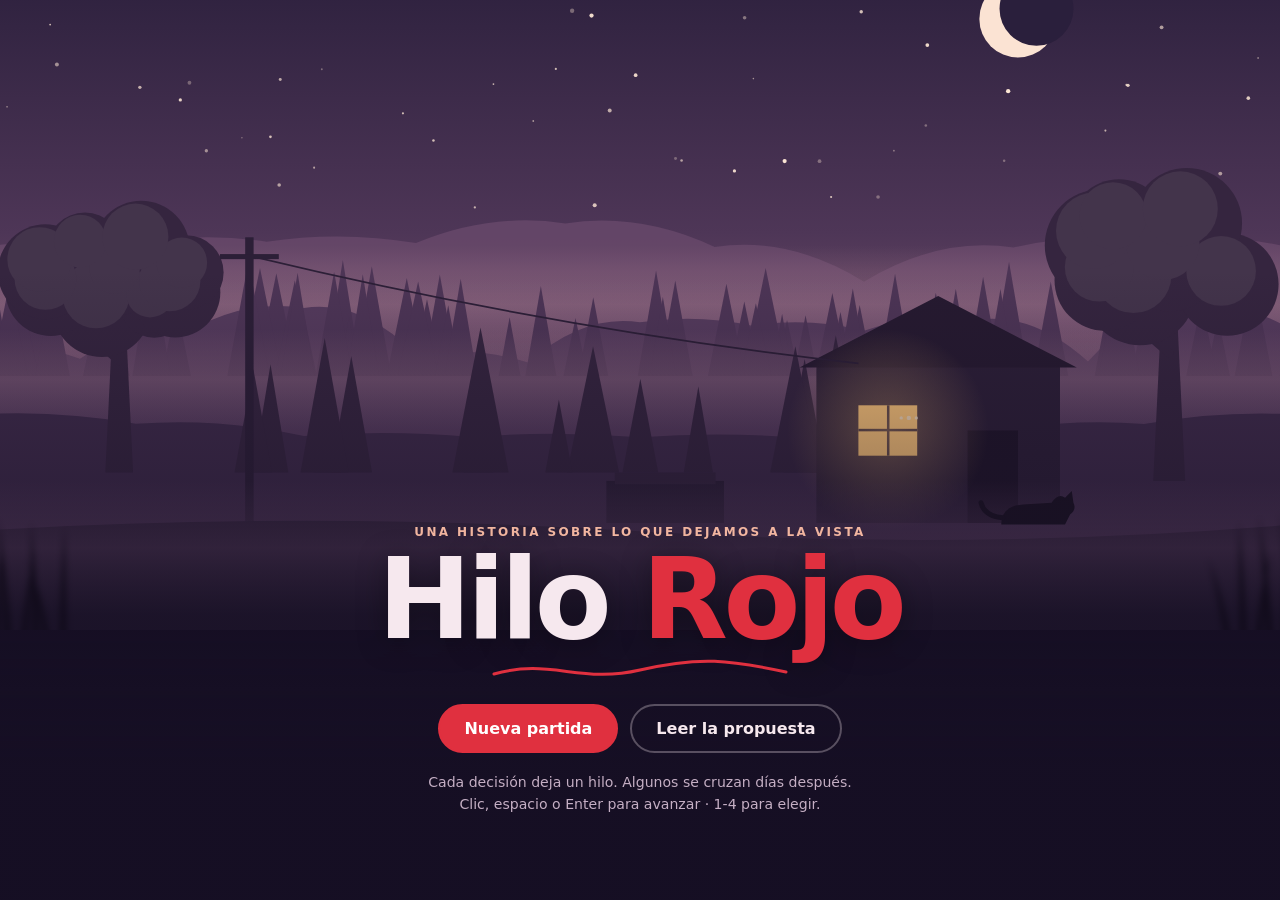
<file: index.html>
<!doctype html>
<html lang="es">
<head>
  <meta charset="utf-8">
  <meta name="viewport" content="width=device-width, initial-scale=1, viewport-fit=cover">
  <meta name="theme-color" content="#160F24">
  <title>Hilo Rojo</title>
  <meta name="description" content="Juego narrativo sobre seguridad y ciudadanía digital: una semana en la vida de Yare antes de la Feria del Bordado.">
  <link rel="icon" href="data:image/svg+xml,%3Csvg xmlns='http://www.w3.org/2000/svg' viewBox='0 0 24 24'%3E%3Crect width='24' height='24' rx='6' fill='%232A1F3D'/%3E%3Cpath d='M4 16c4-8 8 4 12-4s4 2 4 2' fill='none' stroke='%23E0303F' stroke-width='2.4' stroke-linecap='round'/%3E%3C/svg%3E">
  <link rel="stylesheet" href="css/juego.css?v=43">
</head>
<body>
  <div id="juego">
    <div id="escenario" aria-hidden="true"></div>

    <div id="hud">
      <span id="etiqueta"></span>
      <div class="hud-btns">
        <button id="rapido" type="button" aria-pressed="false" title="Texto rápido: muestra cada texto completo de inmediato" aria-label="Texto rápido"><svg class="ico" viewBox="0 0 24 24" fill="none" stroke="currentColor" stroke-width="2" stroke-linecap="round" stroke-linejoin="round" aria-hidden="true"><path d="M4 6l7 6-7 6z"/><path d="M12 6l7 6-7 6z"/></svg></button>
        <button id="menu" type="button" title="Menú" aria-label="Menú" aria-controls="menu-juego"><svg class="ico" viewBox="0 0 24 24" fill="none" stroke="currentColor" stroke-width="2" stroke-linecap="round" stroke-linejoin="round" aria-hidden="true"><path d="M4 7h16M4 12h16M4 17h10"/></svg></button>
      </div>
    </div>

    <div id="avisos" aria-live="polite"></div>

    <div id="caja" class="caja" aria-live="polite">
      <div class="reloj"><i></i></div>
      <span class="nombre"></span>
      <div class="texto"></div>
      <div class="opciones"></div>
    </div>

    <div id="tel" class="tel"></div>

    <div id="menu-juego" class="menu-juego" hidden>
      <div class="menu-caja" role="dialog" aria-label="Menú">
        <p class="sup">Pausa</p>
        <button class="boton" data-m="seguir">Seguir jugando</button>
        <button class="boton vacio" data-m="portada">Volver a la portada <small>(se guarda tu avance)</small></button>
        <button class="boton vacio" data-m="reiniciar">Empezar de nuevo <small>(borra tu avance)</small></button>
        <a class="boton vacio" href="propuesta.html">Leer la propuesta</a>
        <div class="ajustes-sonido">
          <p class="sup">Sonido</p>
          <label><input type="checkbox" data-s="musica"> Música</label>
          <label><input type="checkbox" data-s="efectos"> Ambiente y efectos</label>
          <label><input type="checkbox" data-s="voces"> Voces (teclado cuando alguien habla, lápiz cuando se narra)</label>
          <label class="vol">Volumen <input type="range" min="0" max="1" step="0.05" data-s="volumen"></label>
        </div>
      </div>
    </div>
    <div id="panel" class="panel"></div>
  </div>

  <noscript><p style="color:#fff;padding:24px">Este juego necesita JavaScript.</p></noscript>
  <script src="js/iconos.js?v=43"></script>
  <script src="js/personajes.js?v=43"></script>
  <script src="js/escenarios.js?v=43"></script>
  <script src="js/sonido.js?v=43"></script>
  <script src="js/entrada.js?v=43"></script>
  <script src="js/motor.js?v=43"></script>
  <script src="js/cine.js?v=43"></script>
  <script src="js/ciber.js?v=43"></script>
  <script src="js/caminar.js?v=43"></script>
  <script src="js/capitulo1.js?v=43"></script>
  <script src="js/capitulo2.js?v=43"></script>
  <script src="js/capitulo3.js?v=43"></script>
  <script src="js/capitulo4.js?v=43"></script>
  <script src="js/capitulo5.js?v=43"></script>
  <script src="js/historia.js?v=43"></script>
  <script>Motor.iniciar(HISTORIA);</script>
</body>
</html>
</file>
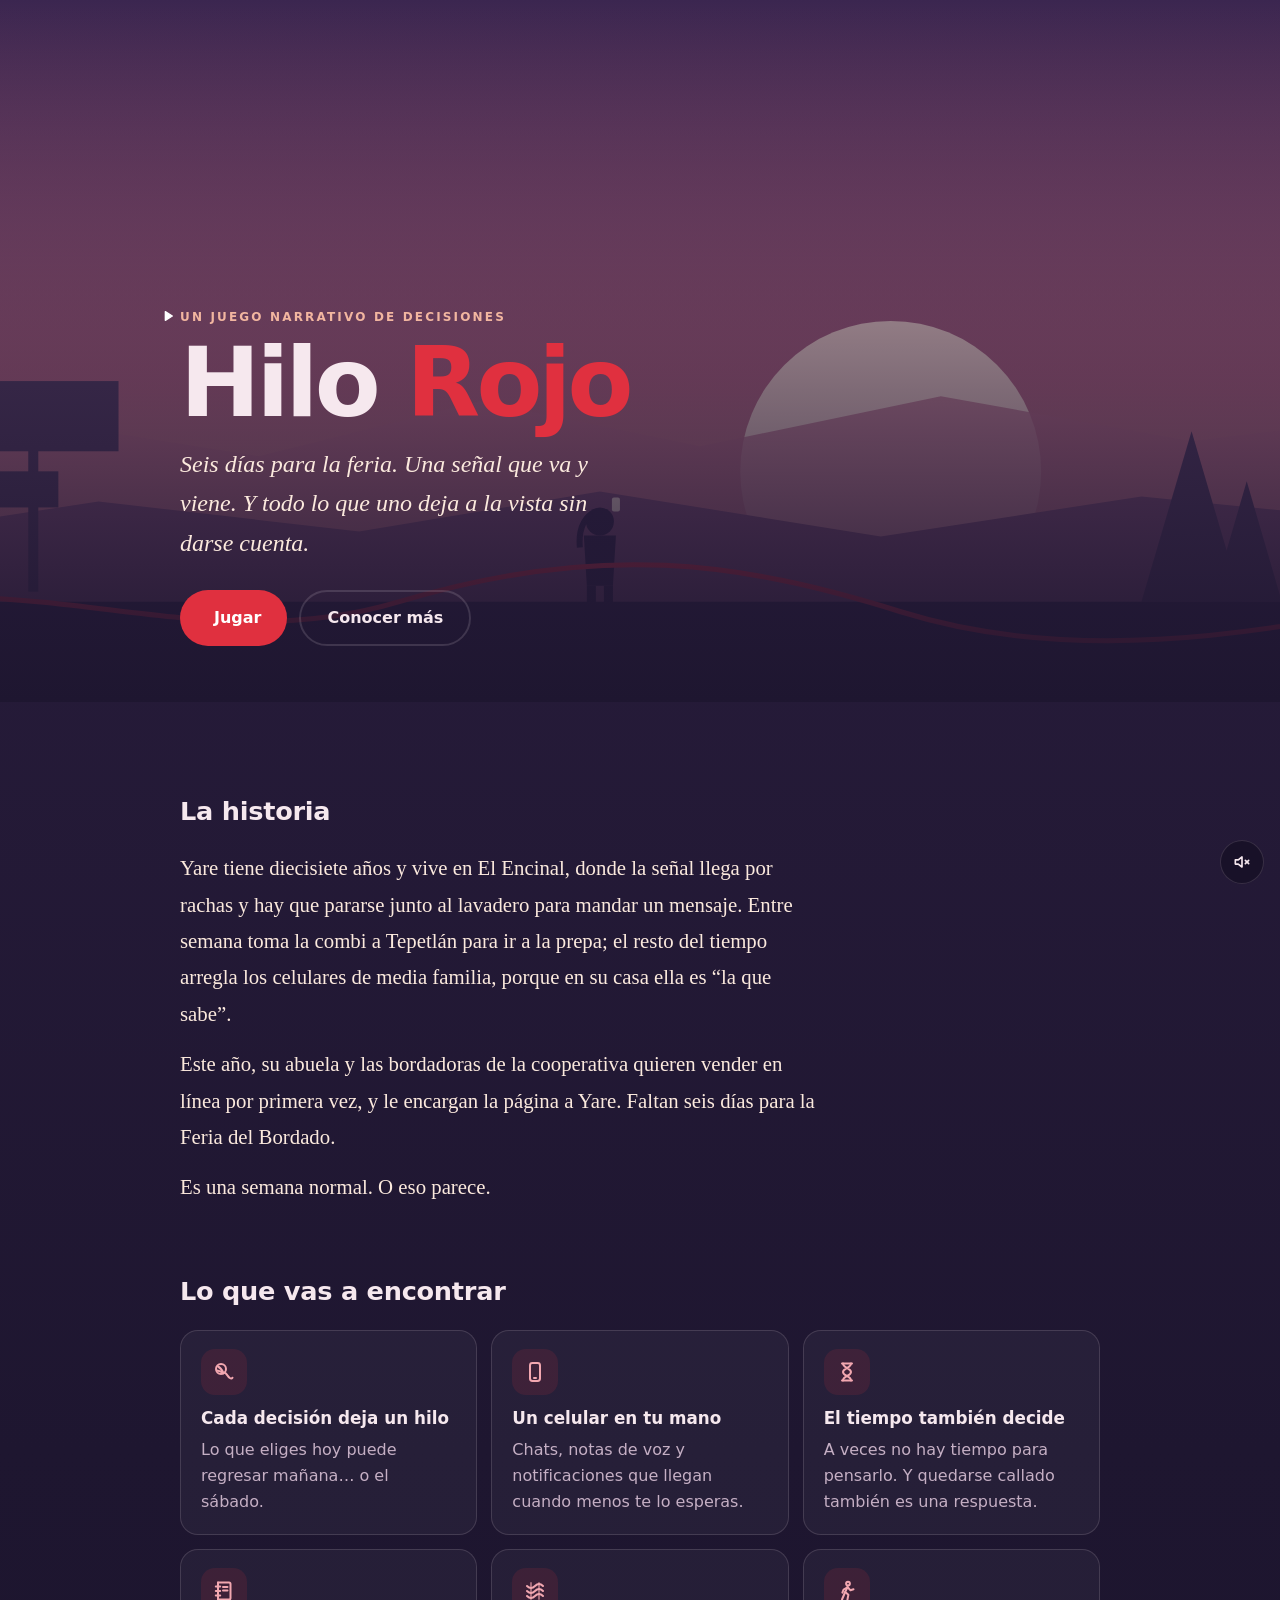
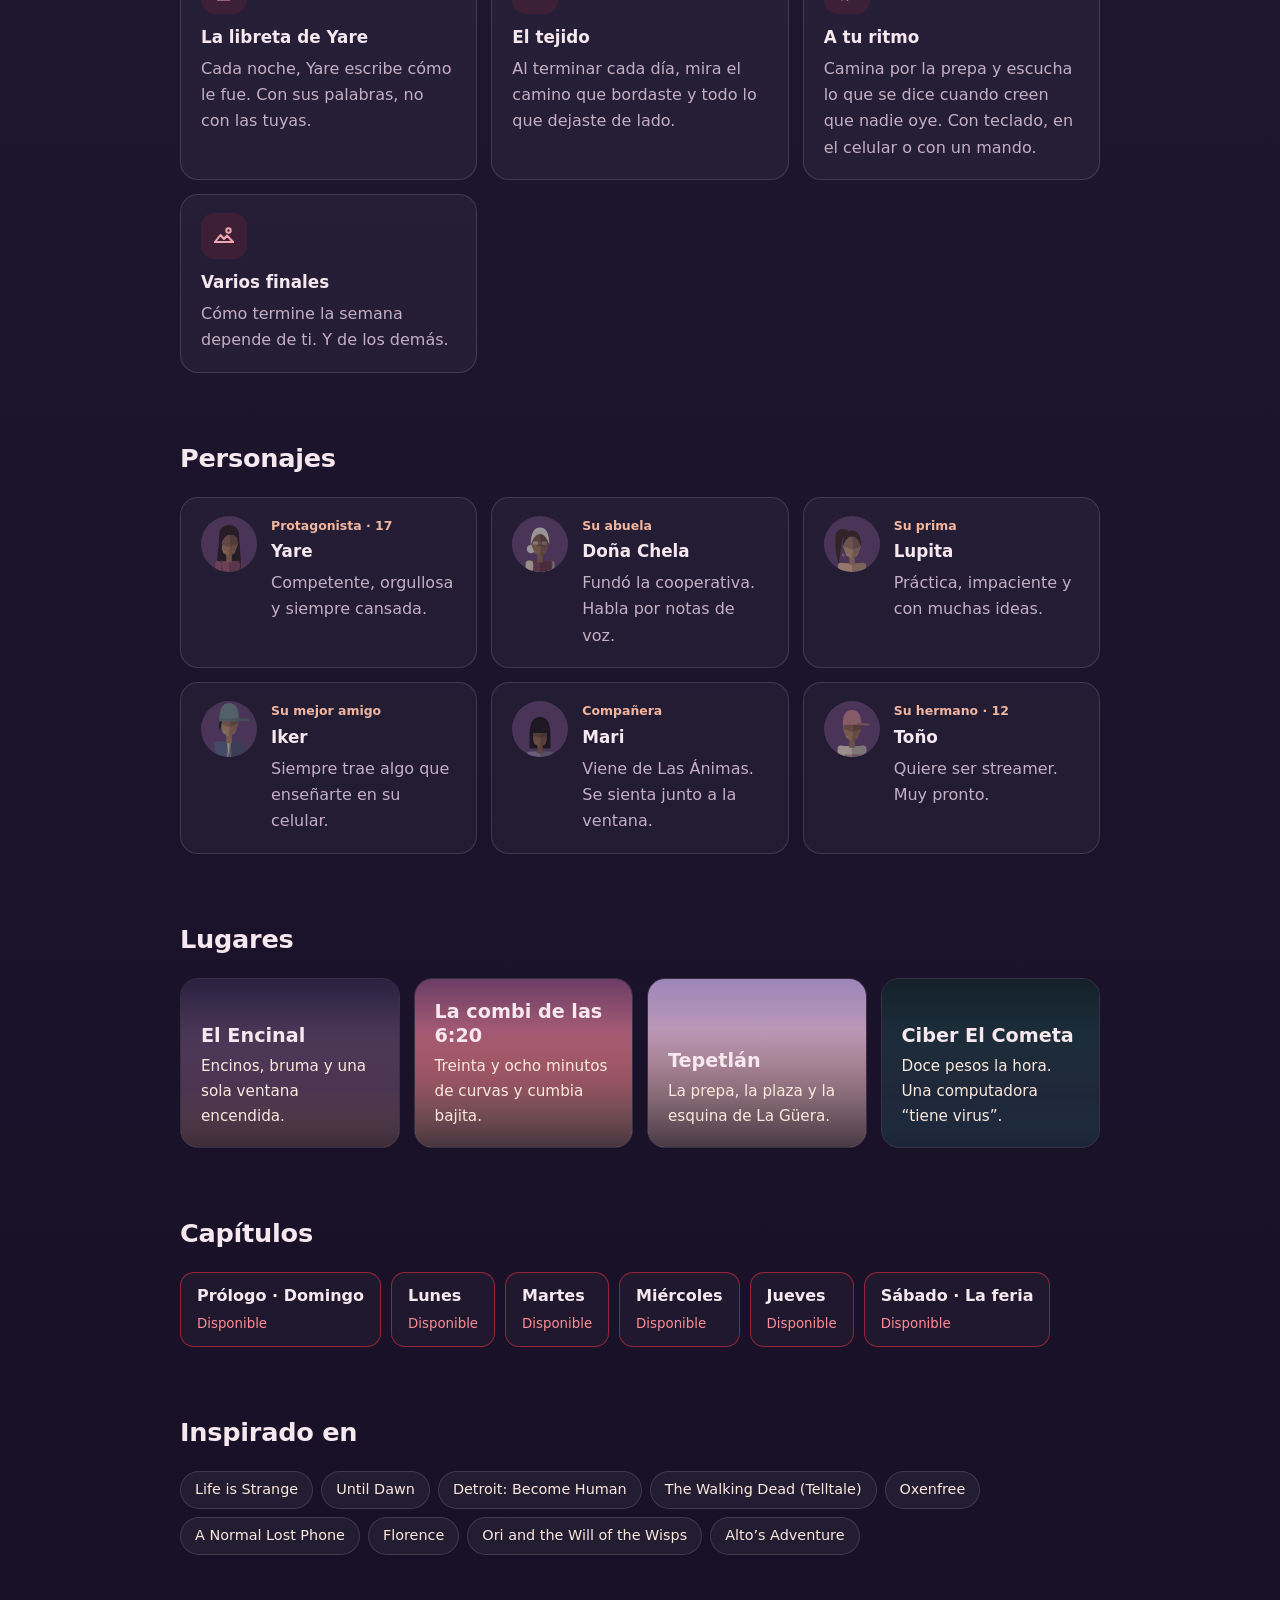
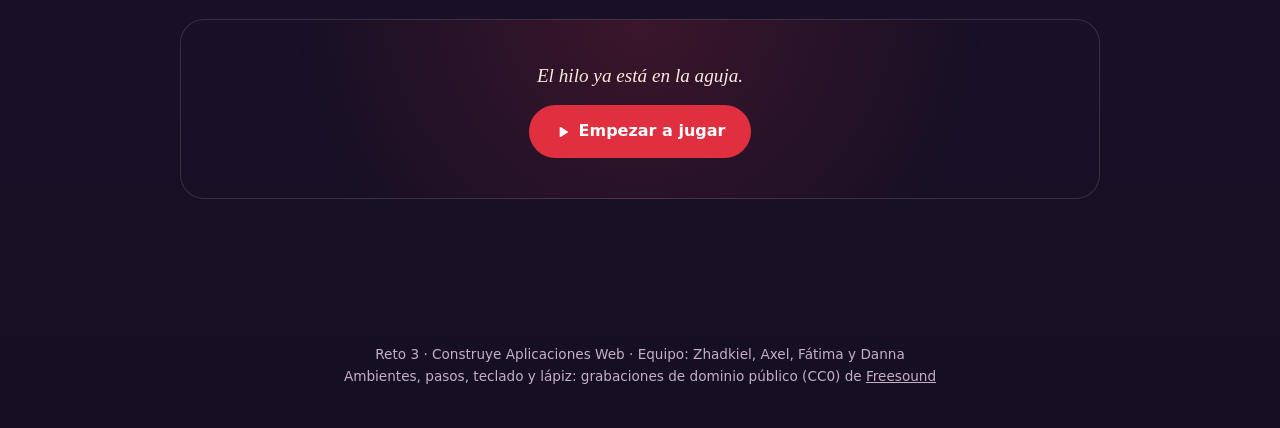
<file: propuesta.html>
<!doctype html>
<html lang="es">
<head>
  <meta charset="utf-8">
  <meta name="viewport" content="width=device-width, initial-scale=1">
  <title>Hilo Rojo</title>
  <meta name="description" content="Hilo Rojo: un juego narrativo de decisiones ambientado en El Encinal y Tepetlán, una semana antes de la Feria del Bordado.">
  <link rel="icon" href="data:image/svg+xml,%3Csvg xmlns='http://www.w3.org/2000/svg' viewBox='0 0 24 24'%3E%3Crect width='24' height='24' rx='6' fill='%232A1F3D'/%3E%3Cpath d='M4 16c4-8 8 4 12-4s4 2 4 2' fill='none' stroke='%23E0303F' stroke-width='2.4' stroke-linecap='round'/%3E%3C/svg%3E">
  <style>
    :root {
      --noche: #1E1630; --malva: #4A3558; --rosa: #C76D7E; --durazno: #F2B6A0; --crema: #FBE9DD;
      --hilo: #E0303F; --texto: #F6E8EE; --suave: #C5AFC4; --borde: rgba(246, 232, 238, .14);
      --serif: "Iowan Old Style", "Palatino Linotype", "Book Antiqua", Georgia, serif;
      --fuente: system-ui, -apple-system, "Segoe UI", Roboto, Arial, sans-serif;
      color-scheme: dark;
    }
    * { box-sizing: border-box; }
    body { margin: 0; font-family: var(--fuente); line-height: 1.65; color: var(--texto); background: linear-gradient(180deg, #2B1E3F 0%, #1E1630 40%, #160F24 100%); }
    .portada { position: relative; min-height: 78vh; display: grid; align-items: end; overflow: hidden; }
    .portada svg { position: absolute; inset: 0; width: 100%; height: 100%; }
    .portada-txt { position: relative; max-width: 960px; width: 100%; margin: 0 auto; padding: 0 20px 56px; }
    .eyebrow { text-transform: uppercase; letter-spacing: .18em; font-size: .75rem; font-weight: 800; color: var(--durazno); margin: 0 0 10px; }
    h1 { font-size: clamp(3rem, 10vw, 6rem); line-height: .95; margin: 0 0 16px; letter-spacing: -.04em; }
    h1 span { color: var(--hilo); }
    .lema { font-family: var(--serif); font-style: italic; font-size: clamp(1.15rem, 2.8vw, 1.5rem); max-width: 34ch; color: var(--crema); margin: 0 0 26px; }
    .botones { display: flex; gap: 12px; flex-wrap: wrap; }
    .boton { display: inline-flex; align-items: center; gap: 8px; padding: 13px 26px; border-radius: 999px; font-weight: 800; text-decoration: none; }
    .boton.lleno { background: var(--hilo); color: #fff; }
    .boton.vacio { border: 2px solid var(--borde); color: var(--texto); }
    main { max-width: 960px; margin: 0 auto; padding: 24px 20px 80px; }
    section { margin: 64px 0; }
    h2 { font-size: 1.6rem; margin: 0 0 18px; letter-spacing: -.01em; }
    h3 { margin: 0 0 4px; font-size: 1.05rem; }
    p { margin: 0 0 14px; }
    .sinopsis p { font-family: var(--serif); font-size: clamp(1.1rem, 2.2vw, 1.3rem); line-height: 1.75; color: var(--crema); max-width: 62ch; }
    .sinopsis p:first-child::first-letter { font-size: 3.2em; float: left; line-height: .9; margin: 6px 10px 0 0; color: var(--hilo); font-weight: 700; }
    .rejilla { display: grid; grid-template-columns: repeat(auto-fit, minmax(220px, 1fr)); gap: 14px; }
    .tarjeta { background: rgba(255, 255, 255, .04); border: 1px solid var(--borde); border-radius: 18px; padding: 18px 20px; }
    .tarjeta p { color: var(--suave); margin: 0; }
    .ico { display: grid; place-items: center; width: 46px; height: 46px; margin-bottom: 10px; border-radius: 14px; background: rgba(224, 48, 63, .12); color: #F2A7B0; }
    .ico svg { width: 24px; height: 24px; }
    .ico-btn svg { width: 16px; height: 16px; fill: currentColor; display: block; }
    .sonido-prop { position: fixed; right: 16px; bottom: 16px; z-index: 20; width: 44px; height: 44px; border-radius: 50%; border: 1px solid var(--borde); background: rgba(22, 15, 36, .75); color: var(--texto); display: grid; place-items: center; cursor: pointer; backdrop-filter: blur(6px); }
    .sonido-prop svg { width: 20px; height: 20px; }
    .persona { display: flex; gap: 14px; align-items: flex-start; }
    .silueta { flex: none; width: 56px; height: 56px; border-radius: 50%; background: var(--malva); display: grid; place-items: center; font-weight: 900; color: var(--crema); overflow: hidden; }
    .silueta svg { width: 100%; height: 100%; display: block; }
    .silueta .pj-boca-hab, .silueta .pj-cel { display: none; }
    .persona small { display: block; color: var(--durazno); font-weight: 700; font-size: .78rem; margin-bottom: 2px; }
    .lugares { display: grid; grid-template-columns: repeat(auto-fit, minmax(190px, 1fr)); gap: 14px; }
    .lugar { position: relative; overflow: hidden; border-radius: 18px; min-height: 170px; padding: 18px 20px; display: flex; flex-direction: column; justify-content: flex-end; border: 1px solid var(--borde); }
    .lugar { isolation: isolate; }
    .lugar::before { content: ""; position: absolute; inset: 0; background: linear-gradient(180deg, transparent 30%, rgba(22, 15, 36, .78) 100%), var(--fondo); z-index: -1; }
    .lugar h3 { font-size: 1.2rem; line-height: 1.25; margin-bottom: 6px; }
    .lugar p { color: var(--crema); margin: 0; font-size: .95rem; }
    .dias { display: flex; flex-wrap: wrap; gap: 10px; }
    .dia { padding: 10px 16px; border-radius: 14px; border: 1px solid var(--borde); background: rgba(255, 255, 255, .03); }
    .dia b { display: block; }
    .dia small { color: var(--suave); }
    .dia.listo { border-color: rgba(224, 48, 63, .6); }
    .dia.listo small { color: #FF8C96; }
    .inspira { display: flex; flex-wrap: wrap; gap: 8px; }
    .inspira span { padding: 6px 14px; border-radius: 999px; background: rgba(255, 255, 255, .05); border: 1px solid var(--borde); font-size: .9rem; color: var(--crema); }
    .cierre { text-align: center; padding: 40px 20px; border-radius: 24px; background: radial-gradient(circle at 50% 0%, rgba(224, 48, 63, .18), transparent 70%); border: 1px solid var(--borde); }
    .cierre p { font-family: var(--serif); font-style: italic; color: var(--crema); font-size: 1.2rem; }
    .cierre .botones { justify-content: center; }
    footer { text-align: center; color: var(--suave); font-size: .85rem; padding: 0 20px 40px; }
    footer a { color: var(--suave); }
  </style>
</head>
<body>
  <header class="portada">
    <svg viewBox="0 0 1600 700" preserveAspectRatio="xMidYMid slice" aria-hidden="true">
      <defs>
        <linearGradient id="cielo" x1="0" y1="0" x2="0" y2="1"><stop offset="0" stop-color="#3B2650"/><stop offset=".55" stop-color="#B0607A"/><stop offset="1" stop-color="#F2B6A0"/></linearGradient>
        <linearGradient id="bruma" x1="0" y1="0" x2="0" y2="1"><stop offset="0" stop-color="#2B1E3F" stop-opacity="0"/><stop offset="1" stop-color="#1E1630"/></linearGradient>
      </defs>
      <rect width="1600" height="700" fill="url(#cielo)"/>
      <circle cx="1050" cy="470" r="150" fill="#FBE3D3" opacity=".85"/>
      <path d="M0 470 L200 420 L420 455 L640 400 L860 445 L1100 395 L1350 440 L1600 410 V700 H0Z" fill="#B76A82" opacity=".75"/>
      <path d="M0 540 L260 500 L520 530 L760 490 L1040 535 L1300 495 L1600 525 V700 H0Z" fill="#7E4C70"/>
      <g fill="#4A3558"><rect x="190" y="430" width="10" height="160"/><rect x="120" y="380" width="160" height="70"/><rect x="150" y="470" width="70" height="36"/><polygon points="1300,600 1350,430 1400,600"/><polygon points="1370,600 1405,480 1440,600"/></g>
      <g fill="#2B1E3F"><circle cx="760" cy="520" r="14"/><path d="M744 534 h32 l-3 50 h-26z"/><rect x="747" y="584" width="9" height="20"/><rect x="764" y="584" width="9" height="20"/><path d="M752 512 q-14 10 -12 34" stroke="#2B1E3F" stroke-width="6" fill="none"/><rect x="772" y="496" width="8" height="14" rx="2" fill="#FBE3D3"/></g>
      <path d="M0 600 H1600 V700 H0Z" fill="#2B1E3F"/>
      <path d="M-20 610 C200 560 360 660 560 600 S900 560 1060 610 1400 640 1620 590" fill="none" stroke="#E0303F" stroke-width="5" stroke-linecap="round"/>
      <rect width="1600" height="700" fill="url(#bruma)"/>
    </svg>
    <div class="portada-txt">
      <p class="eyebrow">Un juego narrativo de decisiones</p>
      <h1>Hilo <span>Rojo</span></h1>
      <p class="lema">Seis días para la feria. Una señal que va y viene. Y todo lo que uno deja a la vista sin darse cuenta.</p>
      <div class="botones"><a class="boton lleno" href="index.html"><span class="ico-btn" data-ico="play"></span>Jugar</a><a class="boton vacio" href="#sinopsis">Conocer más</a></div>
    </div>
  </header>

  <main>
    <section id="sinopsis" class="sinopsis">
      <h2>La historia</h2>
      <p>Yare tiene diecisiete años y vive en El Encinal, donde la señal llega por rachas y hay que pararse junto al lavadero para mandar un mensaje. Entre semana toma la combi a Tepetlán para ir a la prepa; el resto del tiempo arregla los celulares de media familia, porque en su casa ella es “la que sabe”.</p>
      <p>Este año, su abuela y las bordadoras de la cooperativa quieren vender en línea por primera vez, y le encargan la página a Yare. Faltan seis días para la Feria del Bordado.</p>
      <p>Es una semana normal. O eso parece.</p>
    </section>

    <section>
      <h2>Lo que vas a encontrar</h2>
      <div class="rejilla">
        <div class="tarjeta"><span class="ico" data-ico="hilo"></span><h3>Cada decisión deja un hilo</h3><p>Lo que eliges hoy puede regresar mañana… o el sábado.</p></div>
        <div class="tarjeta"><span class="ico" data-ico="celular"></span><h3>Un celular en tu mano</h3><p>Chats, notas de voz y notificaciones que llegan cuando menos te lo esperas.</p></div>
        <div class="tarjeta"><span class="ico" data-ico="tiempo"></span><h3>El tiempo también decide</h3><p>A veces no hay tiempo para pensarlo. Y quedarse callado también es una respuesta.</p></div>
        <div class="tarjeta"><span class="ico" data-ico="libreta"></span><h3>La libreta de Yare</h3><p>Cada noche, Yare escribe cómo le fue. Con sus palabras, no con las tuyas.</p></div>
        <div class="tarjeta"><span class="ico" data-ico="tejido"></span><h3>El tejido</h3><p>Al terminar cada día, mira el camino que bordaste y todo lo que dejaste de lado.</p></div>
        <div class="tarjeta"><span class="ico" data-ico="caminar"></span><h3>A tu ritmo</h3><p>Camina por la prepa y escucha lo que se dice cuando creen que nadie oye. Con teclado, en el celular o con un mando.</p></div>
        <div class="tarjeta"><span class="ico" data-ico="finales"></span><h3>Varios finales</h3><p>Cómo termine la semana depende de ti. Y de los demás.</p></div>
      </div>
    </section>

    <section>
      <h2>Personajes</h2>
      <div class="rejilla">
        <div class="tarjeta persona"><span class="silueta" data-pj="yare">Y</span><div><small>Protagonista · 17</small><h3>Yare</h3><p>Competente, orgullosa y siempre cansada.</p></div></div>
        <div class="tarjeta persona"><span class="silueta" data-pj="abuela">C</span><div><small>Su abuela</small><h3>Doña Chela</h3><p>Fundó la cooperativa. Habla por notas de voz.</p></div></div>
        <div class="tarjeta persona"><span class="silueta" data-pj="lupita">L</span><div><small>Su prima</small><h3>Lupita</h3><p>Práctica, impaciente y con muchas ideas.</p></div></div>
        <div class="tarjeta persona"><span class="silueta" data-pj="iker">I</span><div><small>Su mejor amigo</small><h3>Iker</h3><p>Siempre trae algo que enseñarte en su celular.</p></div></div>
        <div class="tarjeta persona"><span class="silueta" data-pj="mari">M</span><div><small>Compañera</small><h3>Mari</h3><p>Viene de Las Ánimas. Se sienta junto a la ventana.</p></div></div>
        <div class="tarjeta persona"><span class="silueta" data-pj="tono">T</span><div><small>Su hermano · 12</small><h3>Toño</h3><p>Quiere ser streamer. Muy pronto.</p></div></div>
      </div>
    </section>

    <section>
      <h2>Lugares</h2>
      <div class="lugares">
        <div class="lugar" style="--fondo: linear-gradient(180deg, #2B2140 0%, #6B4C6E 65%, #C79186 100%)"><h3>El Encinal</h3><p>Encinos, bruma y una sola ventana encendida.</p></div>
        <div class="lugar" style="--fondo: linear-gradient(180deg, #6B3D66 0%, #D9757F 60%, #F7B79D 100%)"><h3>La combi de las 6:20</h3><p>Treinta y ocho minutos de curvas y cumbia bajita.</p></div>
        <div class="lugar" style="--fondo: linear-gradient(180deg, #9C86B9 0%, #D9A9B5 60%, #F5CDB8 100%)"><h3>Tepetlán</h3><p>La prepa, la plaza y la esquina de La Güera.</p></div>
        <div class="lugar" style="--fondo: linear-gradient(180deg, #14212B 0%, #253A48 70%, #2F6E7E 100%)"><h3>Ciber El Cometa</h3><p>Doce pesos la hora. Una computadora “tiene virus”.</p></div>
      </div>
    </section>

    <section>
      <h2>Capítulos</h2>
      <div class="dias">
        <div class="dia listo"><b>Prólogo · Domingo</b><small>Disponible</small></div>
        <div class="dia listo"><b>Lunes</b><small>Disponible</small></div>
        <div class="dia listo"><b>Martes</b><small>Disponible</small></div>
        <div class="dia listo"><b>Miércoles</b><small>Disponible</small></div>
        <div class="dia listo"><b>Jueves</b><small>Disponible</small></div>
        <div class="dia listo"><b>Sábado · La feria</b><small>Disponible</small></div>
      </div>
    </section>

    <section>
      <h2>Inspirado en</h2>
      <div class="inspira"><span>Life is Strange</span><span>Until Dawn</span><span>Detroit: Become Human</span><span>The Walking Dead (Telltale)</span><span>Oxenfree</span><span>A Normal Lost Phone</span><span>Florence</span><span>Ori and the Will of the Wisps</span><span>Alto’s Adventure</span></div>
    </section>

    <section class="cierre">
      <p>El hilo ya está en la aguja.</p>
      <div class="botones"><a class="boton lleno" href="index.html"><span class="ico-btn" data-ico="play"></span>Empezar a jugar</a></div>
    </section>
  </main>

  <footer>Reto 3 · Construye Aplicaciones Web · Equipo: Zhadkiel, Axel, Fátima y Danna<br>Ambientes, pasos, teclado y lápiz: grabaciones de dominio público (CC0) de <a href="audio/CREDITOS.md">Freesound</a></footer>
  <button class="sonido-prop" type="button" aria-label="Música"></button>
  <script src="js/iconos.js?v=33"></script>
  <script src="js/personajes.js?v=33"></script>
  <script src="js/sonido.js?v=33"></script>
  <script>
    /* Iconos propios (sin emojis) */
    document.querySelectorAll('[data-ico]').forEach(el => { el.innerHTML = Iconos.svg(el.dataset.ico, ''); });
    /* La misma música de la portada; si el navegador no deja sonar sola, empieza con el primer toque o tecla.
       El botón de la esquina la apaga o la prende (se guarda junto con los ajustes de sonido del juego). */
    const botonSonido = document.querySelector('.sonido-prop');
    const pintarSonido = () => { const on = Sonido.prefs().musica && Sonido.activo(); botonSonido.innerHTML = Iconos.svg(on ? 'sonido' : 'mudo', ''); botonSonido.title = on ? 'Apagar la música' : 'Prender la música'; };
    Sonido.musica('portada');
    Sonido.alCambiar(pintarSonido);
    let sonaba = null; // cómo estaba justo antes de tocar (el mismo toque puede ser el que destrabe el sonido)
    botonSonido.addEventListener('pointerdown', () => { sonaba = Sonido.activo(); });
    botonSonido.addEventListener('click', () => {
      const antes = sonaba ?? Sonido.activo(); sonaba = null;
      Sonido.ajustar({ musica: antes ? !Sonido.prefs().musica : true });
      pintarSonido();
    });
    /* Retratos de los personajes (los mismos del juego, recortados a la cara). */
    document.querySelectorAll('.silueta[data-pj]').forEach(el => {
      const id = el.dataset.pj, alto = { tono: .76, abuela: .9 }[id] || 1;
      el.innerHTML = `<svg viewBox="${-52 * alto} ${-372 * alto} ${104 * alto} ${132 * alto}" aria-hidden="true">${Personajes.dibujar(id, { exp: 'neutral', semilla: 3 })}</svg>`;
    });
  </script>
</body>
</html>
</file>
<file: css/juego.css>
/* Hilo Rojo · estilos del juego (paleta tomada de las referencias de la carpeta Estilo) */
:root {
  --noche: #160F24;
  --ciruela: #2A1F3D;
  --malva: #4A3558;
  --rosa: #C76D7E;
  --durazno: #F2B6A0;
  --crema: #FBE9DD;
  --hilo: #E0303F;
  --luz: #F6C177;
  --texto: #F6E8EE;
  --suave: #C5AFC4;
  --franja: clamp(200px, 30vh, 290px);
  --serif: "Iowan Old Style", "Palatino Linotype", "Book Antiqua", Georgia, serif;
  --sans: system-ui, -apple-system, "Segoe UI", Roboto, Arial, sans-serif;
  --mano: "Segoe Print", "Bradley Hand", "Comic Sans MS", cursive;
  --mono: ui-monospace, "Cascadia Mono", Consolas, monospace;
  color-scheme: dark;
}
* { box-sizing: border-box; }
html, body { margin: 0; height: 100%; background: var(--noche); color: var(--texto); font-family: var(--sans); -webkit-font-smoothing: antialiased; overflow: hidden; }
button { font: inherit; color: inherit; cursor: pointer; }
:focus-visible { outline: 3px solid var(--durazno); outline-offset: 2px; }

#juego { position: fixed; inset: 0; overflow: hidden; }
/* Nada del juego se selecciona ni abre el menú de «mantener presionado» (en iPhone, dejar el dedo en un botón
   seleccionaba texto y cortaba la caminata). Lo que se escribe sí se puede seleccionar. */
body { user-select: none; -webkit-user-select: none; -webkit-touch-callout: none; -webkit-tap-highlight-color: transparent; }
input, textarea { user-select: text; -webkit-user-select: text; -webkit-touch-callout: default; }

/* ---------- Escenario ---------- */
#escenario { position: absolute; inset: 0 0 var(--franja) 0; overflow: hidden; }
.lienzo { position: absolute; inset: 0; transition: opacity .8s ease; }
.lienzo.entra { opacity: 0; }
.lienzo svg { display: block; width: 100%; height: 100%; }
.capa { transition: transform .9s cubic-bezier(.2, .7, .2, 1); }
/* con el paralaje del mouse las capas se recorren hasta 36 unidades; un poco de acercamiento esconde sus orillas (ver Paralaje en motor.js) */
@media (hover: hover) and (prefers-reduced-motion: no-preference) { #escenario .lienzo > svg { transform: scale(1.05); transform-origin: 50% 40%; } }
.desliza { animation: desliza var(--v) linear infinite; }
@keyframes desliza { to { transform: translateX(-1600px); } }
.particulas .p { opacity: 0; animation: flota var(--d) linear infinite; animation-delay: var(--r); }
/* suben despacio hacia un lado mientras aparecen y se desvanecen; empiezan otra vez ya invisibles (nada va y viene) */
@keyframes flota { 0% { transform: translate(0, 0); opacity: 0; } 25% { opacity: .75; } 50% { transform: translate(calc(var(--dx) * .5), -35px); } 75% { opacity: .55; } 100% { transform: translate(var(--dx), -70px); opacity: 0; } }
.ventana-luz { animation: parpadeo 7s ease-in-out infinite; }
@keyframes parpadeo { 0%, 100% { opacity: 1; } 46% { opacity: .82; } 48% { opacity: 1; } }
/* la rueda de la fortuna de la feria (Escenarios.rueda): una vuelta lenta */
.gira { animation: gira 70s linear infinite; }
@keyframes gira { to { transform: rotate(360deg); } }
.neon { animation: neon 5s steps(1) infinite; }
@keyframes neon { 0%, 100% { opacity: 1; } 71% { opacity: .35; } 72% { opacity: 1; } 74% { opacity: .5; } 75% { opacity: 1; } }
.tubo { animation: neon 9s steps(1) infinite; }
.t2 { animation-delay: -3s; }
.combi-cuerpo { animation: bache 1.3s ease-in-out infinite; transform-box: fill-box; transform-origin: center bottom; }
@keyframes bache { 0%, 100% { transform: translateY(0); } 40% { transform: translateY(-3px); } 60% { transform: translateY(1px); } }
.actor { transition: opacity .4s, filter .4s; }
.actores:has(.hablando) .actor:not(.hablando) .pj { filter: brightness(.86); }
.actor.hablando { filter: drop-shadow(0 0 5px color-mix(in srgb, var(--luz) 30%, transparent)); }

/* ---------- HUD ---------- */
#hud { position: absolute; top: 0; left: 0; right: 0; display: flex; justify-content: space-between; align-items: center; padding: 12px 16px; z-index: 30; pointer-events: none; }
#etiqueta { font-size: .78rem; letter-spacing: .14em; text-transform: uppercase; font-weight: 800; color: var(--crema); opacity: .75; text-shadow: 0 1px 6px rgba(0, 0, 0, .5); }
.hud-btns { display: flex; gap: 8px; pointer-events: auto; }
.hud-btns button { width: 38px; height: 38px; border-radius: 50%; border: 1px solid rgba(255, 255, 255, .18); background: rgba(22, 15, 36, .55); backdrop-filter: blur(6px); font-size: .95rem; }
.hud-btns button.activo { background: var(--hilo); border-color: var(--hilo); }

/* ---------- Menú de pausa ---------- */
.menu-juego { position: absolute; inset: 0; z-index: 70; display: grid; place-items: center; padding: 16px; background: rgba(16, 10, 26, .7); backdrop-filter: blur(6px); }
.menu-juego[hidden] { display: none; }
.menu-caja { display: grid; gap: 10px; width: min(360px, 100%); padding: 24px; border-radius: 22px; background: #1E1530; border: 1px solid rgba(246, 232, 238, .12); box-shadow: 0 30px 80px rgba(0, 0, 0, .5); text-align: center; animation: aparece .3s both; }
.menu-caja .boton { width: 100%; flex-direction: column; gap: 2px; }
.menu-caja small { font-weight: 500; font-size: .75rem; opacity: .7; }

/* ---------- Avisos de hilo ---------- */
#avisos { position: absolute; top: 58px; left: 16px; z-index: 35; display: grid; gap: 8px; pointer-events: none; max-width: min(380px, calc(100% - 32px)); }
.hilo-aviso { display: flex; align-items: center; gap: 10px; padding: 10px 14px 10px 10px; border-radius: 14px; background: rgba(22, 15, 36, .82); backdrop-filter: blur(8px); border: 1px solid rgba(224, 48, 63, .35); font-size: .92rem; color: var(--crema); animation: entraAviso .5s cubic-bezier(.2, .8, .2, 1); transition: opacity .7s, transform .7s; }
.hilo-aviso.fuera { opacity: 0; transform: translateX(-12px); }
.hilo-aviso svg { width: 44px; flex: none; }
.hilo-aviso path { fill: none; stroke: var(--hilo); stroke-width: 3; stroke-linecap: round; stroke-dasharray: 80; stroke-dashoffset: 80; animation: dibuja 1s .2s forwards; }
@keyframes entraAviso { from { opacity: 0; transform: translateX(-20px); } }
@keyframes dibuja { to { stroke-dashoffset: 0; } }

/* ---------- Caja de diálogo ---------- */
.caja { position: absolute; left: 0; right: 0; bottom: 0; min-height: var(--franja); max-height: 78vh; overflow-y: auto; z-index: 20;
  padding: 28px max(22px, calc((100vw - 900px) / 2)) 26px;
  background:
    url("data:image/svg+xml,%3Csvg xmlns='http://www.w3.org/2000/svg' viewBox='0 0 400 12' preserveAspectRatio='none'%3E%3Cpath d='M0 7 C60 1 90 12 160 6 S280 1 400 6' fill='none' stroke='%23E0303F' stroke-width='2'/%3E%3C/svg%3E") top / 100% 12px no-repeat,
    linear-gradient(180deg, #1C1430 0%, var(--noche) 100%);
  opacity: 0; transform: translateY(12px); transition: opacity .35s, transform .35s; pointer-events: none; }
.caja.visible { opacity: 1; transform: none; pointer-events: auto; }
/* Diálogo: etiqueta con el color del personaje y barra lateral. Narración: cursiva, sin etiqueta ni barra. */
.caja, .cw-ori { --c: var(--durazno); }
.caja[data-quien="iker"], .cw-ori[data-quien="iker"] { --c: #8FD3FF; }
.caja[data-quien="lupita"], .cw-ori[data-quien="lupita"] { --c: #FFC46B; }
.caja[data-quien="rocio"], .cw-ori[data-quien="rocio"] { --c: #7FF0D8; }
.caja[data-quien="abuela"], .cw-ori[data-quien="abuela"] { --c: #EBA7CB; }
.caja[data-quien="mari"], .cw-ori[data-quien="mari"] { --c: #B9E39A; }
.caja[data-quien="tono"], .cw-ori[data-quien="tono"] { --c: #FF9E7A; }
.caja[data-quien="mama"], .cw-ori[data-quien="mama"] { --c: #C9B6FF; }
.caja[data-quien="lucia"], .cw-ori[data-quien="lucia"] { --c: #F2E07E; }
.caja[data-quien="mau"], .cw-ori[data-quien="mau"] { --c: #A7B4C9; }
.caja[data-quien="ramiro"], .cw-ori[data-quien="ramiro"] { --c: #9FD8C8; }
.caja[data-quien="rosy"], .cw-ori[data-quien="rosy"] { --c: #F2A7A0; }
.nombre { display: inline-flex; align-items: center; gap: 6px; font-weight: 900; font-size: .74rem; letter-spacing: .14em; text-transform: uppercase; color: #1A1226; background: var(--c); padding: 4px 12px 4px 10px; border-radius: 999px; margin-bottom: 10px; animation: aparece .25s both; }
.nombre::before { content: ""; width: 7px; height: 7px; border-radius: 50%; background: #1A1226; opacity: .55; }
.nombre:empty { display: none; }
.texto { font-family: var(--serif); font-size: clamp(1.08rem, 2vw, 1.32rem); line-height: 1.6; max-width: 68ch; min-height: 2.4em; }
.caja.narracion .texto { font-style: italic; color: #D9C6D6; }
.caja.con-nombre .texto { color: #fff; border-left: 3px solid var(--c); padding-left: 16px; }
.caja.lista:not(.eligiendo)::after { content: "▾"; position: absolute; right: max(22px, calc((100vw - 900px) / 2)); bottom: 18px; color: var(--hilo); font-size: 1.3rem; animation: brinca 1.2s ease-in-out infinite; }
@keyframes brinca { 50% { transform: translateY(4px); } }
.opciones { display: grid; gap: 8px; margin-top: 14px; max-width: 760px; }
.opciones:empty { display: none; }
.opcion { display: flex; gap: 12px; align-items: flex-start; text-align: left; padding: 12px 16px; border-radius: 14px; border: 1px solid rgba(246, 232, 238, .16); background: rgba(255, 255, 255, .04); font-size: 1rem; line-height: 1.4; transition: background .15s, border-color .15s, transform .1s; animation: aparece .35s both; }
.opcion:nth-child(2) { animation-delay: .06s; } .opcion:nth-child(3) { animation-delay: .12s; } .opcion:nth-child(4) { animation-delay: .18s; }
.opcion:hover, .opcion:focus-visible { background: rgba(224, 48, 63, .14); border-color: var(--hilo); }
.opcion:active { transform: translateY(1px); }
.opcion span { flex: none; display: grid; place-items: center; width: 24px; height: 24px; border-radius: 50%; border: 1px solid var(--suave); font-size: .75rem; font-weight: 800; color: var(--suave); margin-top: 1px; }
@keyframes aparece { from { opacity: 0; transform: translateY(6px); } }
.reloj { position: absolute; top: 12px; left: max(22px, calc((100vw - 900px) / 2)); right: max(22px, calc((100vw - 900px) / 2)); height: 3px; border-radius: 3px; background: rgba(255, 255, 255, .08); opacity: 0; }
.reloj.activo { opacity: 1; }
.reloj i { display: block; height: 100%; width: calc(var(--r, 1) * 100%); background: var(--hilo); border-radius: 3px; box-shadow: 0 0 10px var(--hilo); }

/* ---------- Celular ---------- */
.tel { position: absolute; z-index: 40; right: max(20px, 7vw); top: calc(50% + 26px); width: 360px; height: min(700px, calc(100vh - 84px)); transform: translateY(-46%) rotate(2deg); opacity: 0; pointer-events: none; transition: transform .5s cubic-bezier(.2, .8, .2, 1), opacity .4s; }
.tel.visible { transform: translateY(-50%) rotate(0); opacity: 1; pointer-events: auto; }
.tel-marco { height: 100%; display: flex; flex-direction: column; border-radius: 38px; background: #0C0912; padding: 10px; box-shadow: 0 30px 80px rgba(0, 0, 0, .6), inset 0 0 0 2px #2D2440; overflow: hidden; }
.tel-barra { display: flex; justify-content: space-between; padding: 6px 18px 8px; font-size: .74rem; font-weight: 700; color: #E8DDE6; }
.tel-cab { display: flex; align-items: center; gap: 10px; padding: 10px 12px; border-radius: 26px 26px 0 0; background: #1E5F57; color: #fff; }
.tel-cab.fb { background: #34489E; }
.tel-cab.ig { background: linear-gradient(120deg, #7A3FA6, #C8467C); }
.tel-cab b { display: block; line-height: 1.2; }
.tel-cab small { opacity: .8; font-size: .78rem; }
.tel-cab .av, .av { display: grid; place-items: center; flex: none; width: 36px; height: 36px; border-radius: 50%; background: rgba(255, 255, 255, .22); font-weight: 800; }
.tel-msjs { flex: 1; overflow-y: auto; padding: 14px 10px; display: flex; flex-direction: column; gap: 8px; background: #EAE2DA; scroll-behavior: smooth; }
.tel-msjs.saliendo { opacity: 0; translate: -30px 0; transition: opacity .25s, translate .25s; }
.tel-msjs.entrando { animation: entraChat .35s ease-out both; }
@keyframes entraChat { from { opacity: 0; translate: 30px 0; } }
.msj { max-width: 86%; padding: 8px 11px 6px; border-radius: 14px; background: #fff; color: #1F1A26; font-size: .93rem; line-height: 1.42; box-shadow: 0 1px 1px rgba(0, 0, 0, .08); animation: aparece .3s both; }
.msj p { margin: 0; overflow-wrap: anywhere; }
.msj.otro { align-self: flex-start; border-top-left-radius: 4px; }
.msj.yo { align-self: flex-end; background: #DDF3D2; border-top-right-radius: 4px; }
.msj .autor { display: block; font-weight: 800; font-size: .74rem; color: #A43A6B; margin-bottom: 2px; }
.msj .hora { display: block; text-align: right; font-size: .66rem; color: #8A8090; margin-top: 2px; }
.msj.escribiendo { display: flex; gap: 4px; padding: 12px 14px; }
.msj.escribiendo i { width: 7px; height: 7px; border-radius: 50%; background: #9A90A2; animation: punto 1s infinite; }
.msj.escribiendo i:nth-child(2) { animation-delay: .15s; } .msj.escribiendo i:nth-child(3) { animation-delay: .3s; }
@keyframes punto { 50% { transform: translateY(-4px); opacity: .5; } }
.audio { display: flex; align-items: center; gap: 8px; min-width: 210px; }
.audio .play { display: grid; place-items: center; width: 30px; height: 30px; border-radius: 50%; background: #1E5F57; color: #fff; font-size: .7rem; }
.audio .onda { flex: 1; height: 22px; background: repeating-linear-gradient(90deg, #7D8D8A 0 3px, transparent 3px 6px); clip-path: polygon(0 40%, 8% 20%, 16% 55%, 24% 10%, 32% 45%, 40% 25%, 48% 60%, 56% 15%, 64% 50%, 72% 30%, 80% 55%, 88% 20%, 100% 45%, 100% 60%, 88% 80%, 80% 45%, 72% 70%, 64% 50%, 56% 85%, 48% 40%, 40% 75%, 32% 55%, 24% 90%, 16% 45%, 8% 80%, 0 60%); }
.audio small { font-size: .72rem; color: #6A6070; }
.transcripcion { font-family: var(--serif); font-style: italic; color: #4A4052; margin-top: 6px !important; font-size: .9rem; }
.img-msj { margin: 2px 0 6px; border-radius: 10px; overflow: hidden; }
.img-msj svg { display: block; width: 100%; height: auto; }
.tel-pie { background: #F4EFEA; border-radius: 0 0 28px 28px; padding: 8px; display: grid; gap: 6px; }
.tel-pie:empty { padding: 0; }
/* mientras no hay respuestas abajo, la pantalla termina en los mensajes: sus esquinas se redondean como el marco, y el
   marco recorta con clip-path (overflow + border-radius no siempre recorta mientras el celular entra girando) */
.tel-msjs:has(+ .tel-pie:empty) { border-radius: 0 0 28px 28px; }
.tel-marco { clip-path: inset(0 round 38px); }
.tel-pista { margin: 2px 6px; font-size: .72rem; font-weight: 800; letter-spacing: .1em; text-transform: uppercase; color: #8A8090; }
.tel-resp, .tel-seguir { text-align: left; padding: 10px 14px; border-radius: 18px; border: 0; background: #fff; color: #1F1A26; font-size: .92rem; line-height: 1.35; box-shadow: 0 1px 2px rgba(0, 0, 0, .1); animation: aparece .3s both; }
.tel-resp:hover { background: #E8F6E2; }
.tel-seguir { text-align: center; font-weight: 800; background: var(--hilo); color: #fff; }

/* ---------- Paneles ---------- */
.panel { position: absolute; inset: 0; z-index: 50; display: none; place-items: center; padding: 16px; overflow-y: auto; }
.panel.visible { display: grid; }
.sup { text-transform: uppercase; letter-spacing: .2em; font-size: .75rem; font-weight: 800; color: var(--durazno); margin: 0 0 10px; }
.boton { display: inline-flex; align-items: center; justify-content: center; gap: 8px; padding: 13px 24px; border-radius: 999px; border: 2px solid var(--hilo); background: var(--hilo); color: #fff; font-weight: 800; text-decoration: none; font-size: 1rem; transition: transform .1s, background .15s; }
.boton:hover { background: #F0414F; }
.boton:active { transform: translateY(1px); }
.boton.vacio { background: transparent; border-color: rgba(246, 232, 238, .3); color: var(--texto); }
.boton.vacio:hover { border-color: var(--crema); }
.boton:disabled { opacity: .4; cursor: default; }
.botones { display: flex; flex-wrap: wrap; gap: 12px; justify-content: center; }
.hilo-linea { width: min(300px, 70vw); height: 30px; display: block; margin: 6px auto 18px; }
.hilo-linea path { fill: none; stroke: var(--hilo); stroke-width: 3; stroke-linecap: round; stroke-dasharray: 340; stroke-dashoffset: 340; animation: dibuja 1.6s .2s forwards; }

/* Portada */
.panel.inicio { background: linear-gradient(180deg, rgba(22, 15, 36, 0) 30%, rgba(22, 15, 36, .85) 85%); align-items: end; }
.portada { text-align: center; padding-bottom: 6vh; max-width: 640px; }
.portada h1 { font-size: clamp(3.4rem, 13vw, 7rem); line-height: .9; margin: 0; letter-spacing: -.04em; font-weight: 900; text-shadow: 0 4px 30px rgba(0, 0, 0, .35); }
.portada h1 span { color: var(--hilo); }
.portada .nota { color: var(--suave); font-size: .88rem; margin-top: 18px; line-height: 1.6; }

/* Título de capítulo */
.panel.titulo { background: rgba(22, 15, 36, .78); backdrop-filter: blur(5px); cursor: pointer; animation: aparece .6s both; }
.titulo-cap { text-align: center; }
.titulo-cap h1 { font-family: var(--serif); font-weight: 400; font-size: clamp(2.4rem, 8vw, 4.4rem); margin: 0; letter-spacing: -.01em; }
.titulo-cap .sub { color: var(--suave); margin: 8px 0 0; }
.toca { color: var(--suave); font-size: .8rem; letter-spacing: .14em; text-transform: uppercase; animation: brinca 1.6s ease-in-out infinite; }

/* Contraseña */
.panel.clave { background: rgba(22, 15, 36, .7); backdrop-filter: blur(4px); }
.libro-pass { width: min(560px, 100%); background: #FBF3E8; color: #2A2030; border-radius: 6px 18px 18px 6px; padding: 28px 28px 24px 44px; box-shadow: 0 30px 70px rgba(0, 0, 0, .5), inset 14px 0 0 #2D5687; position: relative; animation: aparece .4s both; }
.libro-pass .sup { color: #9B4458; }
.libro-pass h2 { margin: 0 0 6px; font-size: 1.4rem; }
.libro-pass .sit { font-family: var(--serif); font-style: italic; color: #6A5C6E; margin: 0 0 14px; }
.campo-pass input { width: 100%; font-family: var(--mono); font-size: 1.3rem; padding: 14px 16px; border-radius: 12px; border: 2px solid #D9CBBD; background: #fff; color: #1F1A26; }
.campo-pass input:focus { outline: none; border-color: var(--hilo); }
.libro-pass .nota { font-size: .78rem; color: #8A7C88; margin: 6px 0 14px; }
.lupe { background: #FFF; border: 1px solid #EAD9C9; border-radius: 14px 14px 14px 4px; padding: 10px 14px; margin-bottom: 10px; }
.lupe .quien { font-size: .72rem; font-weight: 900; letter-spacing: .12em; text-transform: uppercase; color: #C47A0E; }
.lupe p { margin: 2px 0 0; }
.piensa { font-family: var(--serif); font-style: italic; color: #6A3A56; min-height: 1.5em; margin: 0 0 14px; }

/* Ciber */
.panel.ciber { background: rgba(6, 12, 16, .72); backdrop-filter: blur(3px); }
.monitor { position: relative; width: min(1100px, 100%); height: min(740px, calc(100vh - 32px)); display: flex; flex-direction: column; border-radius: 18px; background: #0B141A; padding: 12px; box-shadow: 0 30px 80px rgba(0, 0, 0, .6), 0 0 0 2px #1E2E38; animation: aparece .4s both; }
.mon-barra { display: flex; align-items: center; gap: 14px; flex-wrap: wrap; padding: 4px 6px 10px; color: #CFE8E2; font-size: .9rem; }
.reloj-ciber { font-family: var(--mono); font-size: 1.6rem; font-weight: 800; color: #9FF2E2; letter-spacing: .04em; }
.reloj-ciber.tarde { color: #FF7D88; animation: neon 1.2s steps(1) infinite; }
.combi-aviso b { color: #FFD38A; }
.tareas { margin-left: auto; display: flex; gap: 6px; flex-wrap: wrap; }
.tareas span { padding: 3px 10px; border-radius: 999px; background: #18262F; color: #8FB2AC; font-size: .78rem; font-weight: 700; }
.tareas span.ok { background: #1D4B42; color: #9FF2E2; }
.tareas span.ok::before { content: "✓ "; }
.navegador { flex: 1; min-height: 0; display: flex; flex-direction: column; border-radius: 10px; overflow: hidden; background: #F0F2F5; color: #1C1E21; }
.nav-url { display: flex; gap: 8px; align-items: center; padding: 8px 14px; background: #DADDE1; font-size: .85rem; color: #444950; font-family: var(--mono); }
.nav-cuerpo { flex: 1; overflow-y: auto; padding: 18px; }
.mon-pie { text-align: center; font-size: .72rem; color: #5D8FA0; padding-top: 8px; letter-spacing: .08em; }
.fb-btn { border: 0; border-radius: 8px; padding: 10px 16px; background: #1877F2; color: #fff; font-weight: 700; font-size: .95rem; }
.fb-btn:hover:not(:disabled) { background: #166FE5; }
.fb-btn:disabled { opacity: .6; cursor: default; }
.fb-btn.sec { background: #E4E6EB; color: #1C1E21; }
.fb-btn small { opacity: .8; font-weight: 600; margin-left: 4px; }
.fb-login { display: grid; grid-template-columns: 1fr 1fr; gap: 24px; align-items: start; max-width: 860px; margin: 10px auto; }
.recientes h3 { margin: 0; font-size: 1.15rem; }
.pista { color: #65676B; font-size: .85rem; margin: 4px 0 12px; }
.tarjeta-sesion { display: flex; align-items: center; gap: 10px; background: #fff; border-radius: 12px; padding: 12px; box-shadow: 0 1px 3px rgba(0, 0, 0, .12); margin-bottom: 10px; }
.tarjeta-sesion > div { flex: 1; }
.tarjeta-sesion b { display: block; }
.tarjeta-sesion small { color: #65676B; }
.tarjeta-sesion .av { background: #C8D3E6; color: #34489E; }
.tarjeta-sesion.quitada { opacity: .6; }
.tarjeta-sesion.vacia { box-shadow: none; border: 1px dashed #CED0D4; background: transparent; }
.fb-x { border: 0; background: #E4E6EB; width: 32px; height: 32px; border-radius: 50%; }
.formulario-fb { background: #fff; border-radius: 12px; padding: 20px; box-shadow: 0 2px 8px rgba(0, 0, 0, .12); display: grid; gap: 10px; }
.fb-logo { margin: 0 0 4px; color: #1877F2; font-weight: 900; font-size: 2rem; letter-spacing: -.04em; text-align: center; }
.fb-campo { border: 1px solid #DDDFE2; border-radius: 8px; padding: 12px; font-size: .95rem; color: #1C1E21; }
.fb-pagina { max-width: 980px; margin: 0 auto; }
.portada-fb { display: flex; align-items: center; gap: 14px; background: linear-gradient(120deg, #7A2E44, #C76D7E); color: #fff; border-radius: 12px; padding: 18px; margin-bottom: 14px; }
.portada-fb small { display: block; opacity: .85; }
.logo-fb { width: 52px; height: 52px; border-radius: 50%; background: #fff; display: grid; place-items: center; font-size: 1.6rem; }
.fb-cols { display: grid; grid-template-columns: 1fr 1.25fr; gap: 14px; align-items: start; }
.bloque { background: #fff; border-radius: 12px; padding: 14px; box-shadow: 0 1px 3px rgba(0, 0, 0, .1); margin-bottom: 14px; }
.bloque h4 { margin: 0 0 4px; }
.progreso { height: 10px; border-radius: 10px; background: #E4E6EB; overflow: hidden; margin: 8px 0 12px; }
.progreso span { display: block; height: 100%; background: #1877F2; transition: width .15s; }
.listo-txt { color: #1A7F4B; font-weight: 700; margin: 6px 0 0; }
.conv { display: flex; align-items: center; gap: 10px; width: 100%; text-align: left; border: 0; background: transparent; padding: 10px 8px; border-radius: 10px; color: inherit; }
.conv:hover, .conv.activa { background: #F0F2F5; }
.conv > span:nth-child(2) { flex: 1; min-width: 0; }
.conv b { display: block; font-size: .92rem; }
.conv small { display: block; color: #65676B; font-size: .8rem; white-space: nowrap; overflow: hidden; text-overflow: ellipsis; }
.conv em { font-style: normal; font-size: .75rem; color: #65676B; }
.conv .av { background: #E4E6EB; color: #1C1E21; }
.conv.nueva b::after { content: ""; display: inline-block; width: 8px; height: 8px; border-radius: 50%; background: #1877F2; margin-left: 6px; vertical-align: middle; }
.conv.hecha small { color: #1A7F4B; }
.chat-col { background: #fff; border-radius: 12px; box-shadow: 0 1px 3px rgba(0, 0, 0, .1); min-height: 320px; display: flex; flex-direction: column; }
.chat-col .vacio { margin: auto; color: #65676B; padding: 30px; text-align: center; }
.conv-cab { display: flex; align-items: center; gap: 10px; padding: 12px 14px; border-bottom: 1px solid #E4E6EB; }
.conv-cab small { display: block; color: #65676B; font-size: .8rem; }
.conv-cab .av { background: #E4E6EB; color: #1C1E21; }
.conv-msjs { padding: 14px; display: flex; flex-direction: column; gap: 8px; flex: 1; }
.cm { max-width: 85%; padding: 9px 12px; border-radius: 16px; background: #E4E6EB; font-size: .92rem; line-height: 1.4; animation: aparece .3s both; }
.cm.yo { align-self: flex-end; background: #1877F2; color: #fff; }
.cm.nota { align-self: flex-end; background: none; color: #65676B; font-size: .75rem; padding: 0 4px; }
.conv-resp { display: grid; gap: 6px; padding: 12px; border-top: 1px solid #E4E6EB; }
.conv-resp:empty { display: none; }
.resp { text-align: left; border: 1px solid #CED0D4; background: #fff; border-radius: 12px; padding: 10px 12px; font-size: .9rem; line-height: 1.35; color: #1C1E21; }
.resp:hover { border-color: #1877F2; background: #F0F6FF; }
.resp small { color: #B4532A; font-weight: 700; }
.ciber-modal { position: absolute; inset: 0; display: grid; place-items: center; background: rgba(6, 12, 16, .55); border-radius: 18px; z-index: 2; padding: 16px; }
.ciber-modal[hidden] { display: none; }
.m-caja { background: #fff; color: #1C1E21; border-radius: 14px; padding: 22px; max-width: 460px; box-shadow: 0 20px 60px rgba(0, 0, 0, .4); animation: aparece .3s both; }
.m-caja h3 { margin: 0 0 8px; }
.m-caja p { margin: 0 0 12px; line-height: 1.5; }
.m-btns { display: flex; gap: 10px; flex-wrap: wrap; }
.m-btns.col { flex-direction: column; }
.hora-grande { font-family: var(--mono); font-size: 2.6rem; color: #C42B3A; }
.nav-pop { background: #F0F2F5; border-radius: 10px; padding: 12px; }

/* Libreta */
.panel.diario { background: rgba(22, 15, 36, .78); backdrop-filter: blur(4px); }
.libreta { width: min(620px, 100%); max-height: calc(100vh - 32px); overflow-y: auto; background-color: #FBF3E3; background-image: linear-gradient(90deg, transparent 52px, #E7A3A8 52px 54px, transparent 54px), repeating-linear-gradient(180deg, transparent 0 33px, #D6E2EE 33px 34px); color: #2C2430; padding: 34px 28px 28px 74px; border-radius: 4px 16px 16px 4px; box-shadow: 0 30px 70px rgba(0, 0, 0, .55); font-family: var(--mano); font-size: 1.04rem; line-height: 34px; animation: aparece .5s both; }
.libreta p { margin: 0 0 34px; }
.libreta .fecha { font-weight: 700; color: #9B2C3A; margin-bottom: 0; }
.libreta .firma { text-align: right; margin-bottom: 18px; }
.libreta .boton { font-family: var(--sans); line-height: 1.2; }

/* Tejido */
.panel.tejido { background: rgba(16, 10, 26, .94); }
.tejido-caja { width: min(760px, 100%); max-height: calc(100vh - 32px); overflow-y: auto; text-align: center; padding: 10px 6px 20px; }
.tejido-caja h2 { font-family: var(--serif); font-weight: 400; font-size: clamp(1.6rem, 5vw, 2.4rem); margin: 0; }
.tejido-caja .sub { color: var(--suave); margin: 6px 0 14px; }
.tejido-svg { width: 100%; height: auto; display: block; }
.tejido-svg .sep { stroke: rgba(255, 255, 255, .06); }
.tejido-svg .fila-tit { fill: var(--durazno); font-size: 11px; font-weight: 800; letter-spacing: .12em; text-transform: uppercase; font-family: var(--sans); }
.tejido-svg .nodo circle { fill: #2E2440; stroke: #5A4870; stroke-width: 2; }
.tejido-svg .nodo text { fill: #8F7F98; font-size: 12px; font-family: var(--sans); }
.tejido-svg .nodo.elegido circle { fill: var(--hilo); stroke: #FF8C96; }
.tejido-svg .nodo.elegido text { fill: #fff; font-weight: 800; }
.tejido-svg .cruz { stroke: #fff; stroke-width: 2.4; stroke-linecap: round; }
.tejido-svg .hilo-camino { fill: none; stroke: var(--hilo); stroke-width: 4; stroke-linecap: round; filter: drop-shadow(0 0 6px rgba(224, 48, 63, .6)); stroke-dasharray: 4000; stroke-dashoffset: 4000; animation: dibujaLargo 3.2s .3s ease-in-out forwards; }
@keyframes dibujaLargo { to { stroke-dashoffset: 0; } }
.tejido-svg .oculto circle { fill: none; stroke: #5A4870; stroke-dasharray: 3 4; }
.tejido-svg .oculto text { fill: #5A4870; font-size: 12px; font-weight: 800; font-family: var(--sans); }
.sueltos { text-align: left; background: rgba(255, 255, 255, .04); border: 1px solid rgba(246, 232, 238, .1); border-radius: 16px; padding: 16px 20px; margin: 14px 0 20px; }
.sueltos h3 { margin: 0 0 8px; font-size: .78rem; letter-spacing: .16em; text-transform: uppercase; color: var(--durazno); }
.sueltos ul { margin: 0; padding-left: 1.1em; }
.sueltos li { margin-bottom: 6px; color: var(--crema); font-family: var(--serif); }
.sueltos li::marker { color: var(--hilo); }

/* Revisar un mensaje */
.panel.revisar { background: rgba(16, 10, 26, .82); backdrop-filter: blur(5px); }
.revisar-caja { width: min(940px, 100%); display: grid; grid-template-columns: 380px 1fr; gap: 26px; align-items: start; animation: aparece .4s both; }
.rev-tel { background: #fff; color: #1F1A26; border-radius: 26px; overflow: hidden; box-shadow: 0 30px 70px rgba(0, 0, 0, .5), 0 0 0 8px #0C0912; }
.rev-cab { padding: 12px 16px; font-weight: 800; background: #34489E; color: #fff; font-size: .92rem; }
.rev-cab.web { background: #E4E6EB; color: #444950; font-family: var(--mono); font-weight: 600; }
.rev-cuerpo { padding: 16px; display: grid; gap: 10px; }
.pista { all: unset; display: block; cursor: zoom-in; border-radius: 10px; padding: 6px 8px; margin: -6px -8px; line-height: 1.45; font-size: .95rem; transition: background .15s, box-shadow .15s; }
.pista:hover, .pista:focus-visible { background: #FFF1D6; }
.pista.vista { box-shadow: inset 0 0 0 2px var(--hilo); background: #FFF5F5; cursor: default; }
.pista small { color: #65676B; }
.pista .palomita { color: #1877F2; }
.pista .enlace { color: #1A56DB; text-decoration: underline; word-break: break-all; }
.pista .barra-url { font-family: var(--mono); font-size: .85rem; color: #444950; }
.pista .logo-meta { font-weight: 900; font-size: 1.6rem; color: #1877F2; filter: blur(.4px); }
.pista .campo-f { border: 1px solid #DDDFE2; border-radius: 8px; padding: 10px; margin-top: 6px; color: #65676B; }
.rev-lado { min-width: 0; }
.rev-texto { font-family: var(--serif); font-style: italic; color: #D9C6D6; font-size: 1.08rem; margin: 0 0 10px; }
.rev-indica { color: var(--suave); font-size: .9rem; margin: 0 0 10px; }
.rev-notas { list-style: none; padding: 0; margin: 0 0 18px; display: grid; gap: 8px; }
.rev-notas li { background: rgba(255, 255, 255, .05); border-left: 3px solid var(--hilo); border-radius: 8px; padding: 10px 12px; font-size: .95rem; animation: aparece .3s both; }
.rev-ops { display: grid; gap: 8px; }

/* Fin de la demo */
.panel.fin { background: rgba(22, 15, 36, .86); backdrop-filter: blur(5px); }
.fin-demo { text-align: center; max-width: 560px; }
.fin-demo h1 { font-family: var(--serif); font-weight: 400; font-size: clamp(2rem, 6vw, 3rem); margin: 0 0 12px; }
.fin-demo p { color: var(--crema); font-family: var(--serif); font-size: 1.1rem; line-height: 1.6; margin: 0 0 22px; }

/* ---------- Pantallas chicas ---------- */
@media (max-width: 760px) {
  :root { --franja: 36vh; }
  .caja { padding: 24px 18px 20px; }
  .caja.lista:not(.eligiendo)::after { right: 18px; }
  .reloj { left: 18px; right: 18px; }
  .opcion { padding: 10px 12px; font-size: .95rem; }
  .tel { left: 10px; right: 10px; width: auto; top: 60px; bottom: 10px; height: auto; transform: translateY(20px); } /* deja visibles los botones de arriba */
  .tel.visible { transform: none; }
  .fb-login, .fb-cols { grid-template-columns: 1fr; }
  .monitor { height: calc(100vh - 20px); padding: 8px; }
  .nav-cuerpo { padding: 12px; }
  .reloj-ciber { font-size: 1.3rem; }
  .tareas { margin-left: 0; }
  .libreta { padding: 26px 18px 22px 62px; font-size: .98rem; background-image: linear-gradient(90deg, transparent 44px, #E7A3A8 44px 46px, transparent 46px), repeating-linear-gradient(180deg, transparent 0 33px, #D6E2EE 33px 34px); }
  .libro-pass { padding: 22px 18px 20px 30px; }
  .revisar-caja { grid-template-columns: 1fr; gap: 16px; }
  .panel.revisar { align-items: start; }
}
@media (prefers-reduced-motion: reduce) {
  *, *::before, *::after { animation: none !important; transition: none !important; }
  .particulas .p { opacity: .35; }
  .hilo-linea path, .hilo-aviso path, .tejido-svg .hilo-camino { stroke-dashoffset: 0; }
}

/* ---------- Pensamientos de Yare (revisar y celular explorable) ---------- */
.quien-piensa { display: inline-block; font-family: var(--sans); font-style: normal; font-weight: 900; font-size: .66rem; letter-spacing: .14em; text-transform: uppercase; color: #1A1226; background: var(--durazno); border-radius: 999px; padding: 2px 9px; margin: 0 8px 4px 0; vertical-align: 2px; }
/* El pensamiento del momento: aparece y se desvanece solo */
.pensar-zona { position: relative; min-height: 104px; margin: 0 0 12px; }
.pensar { position: absolute; inset: 0 0 auto; background: rgba(28, 19, 42, .92); border: 1px solid rgba(255, 215, 186, .25); border-left: 3px solid var(--durazno); border-radius: 12px; padding: 12px 14px; font-family: var(--serif); font-style: italic; font-size: 1.02rem; line-height: 1.5; color: #F3E3EC; box-shadow: 0 14px 30px rgba(0, 0, 0, .3); animation: piensa .35s ease-out both; transition: opacity .45s, translate .45s; }
.pensar.fuera { opacity: 0; translate: 0 -8px; }
@keyframes piensa { from { opacity: 0; translate: 0 8px; } }
/* Lo que pensé: solo lo que el jugador tocó a propósito */
.pensar-memoria { margin: 0 0 16px; }
.pensar-boton { border: 1px solid rgba(255, 215, 186, .3); background: rgba(255, 255, 255, .05); color: var(--durazno); border-radius: 999px; padding: 6px 14px; font-weight: 800; font-size: .82rem; cursor: pointer; }
.pensar-boton span { display: inline-grid; place-items: center; min-width: 20px; height: 20px; margin-left: 4px; border-radius: 999px; background: var(--durazno); color: #1A1226; font-size: .72rem; }
.pensar-boton[aria-expanded="true"] { background: rgba(255, 215, 186, .14); }
.pensar-memoria[hidden], .pensar-memoria .rev-notas[hidden] { display: none; }
.pensar-memoria .rev-notas { margin: 10px 0 0; max-height: 30vh; overflow-y: auto; padding-right: 4px; }
.rev-notas li { font-family: var(--serif); font-style: italic; color: #F3E3EC; border-left-color: var(--durazno); }

/* ---------- Celular explorable ---------- */
.app-tel { display: flex; flex-direction: column; height: min(640px, calc(100vh - 60px)); }
.app-barra { display: flex; justify-content: space-between; gap: 8px; padding: 6px 14px; background: #1C2B5E; color: #DCE4FF; font-size: .78rem; font-weight: 700; }
.app-barra .urge { color: #FFB4A8; }
.app-cab { display: flex; align-items: center; gap: 8px; padding: 12px 14px; background: #34489E; color: #fff; font-size: .95rem; min-height: 48px; }
.app-atras { border: 0; background: rgba(255, 255, 255, .18); color: #fff; width: 30px; height: 30px; border-radius: 50%; font-size: 1.2rem; line-height: 1; }
.app-cuerpo { flex: 1; overflow-y: auto; background: #F0F2F5; color: #1C1E21; font-size: .92rem; }
.app-tabs { display: grid; grid-template-columns: repeat(3, 1fr); border-top: 1px solid #DADDE1; background: #fff; }
.app-tabs button { border: 0; background: none; padding: 10px 4px; font-size: .78rem; font-weight: 700; color: #65676B; }
.app-tabs button.activa { color: #1877F2; box-shadow: inset 0 -3px 0 #1877F2; }
.ap-lista { display: grid; }
.ap-fila { all: unset; display: flex; align-items: center; gap: 10px; padding: 11px 14px; background: #fff; border-bottom: 1px solid #EEF0F3; cursor: pointer; }
.ap-fila:hover { background: #F5F6F8; }
.ap-fila > span:nth-child(2) { flex: 1; min-width: 0; }
.ap-fila b { display: block; }
.ap-fila small { display: block; color: #65676B; white-space: nowrap; overflow: hidden; text-overflow: ellipsis; }
.ap-fila em { font-style: normal; font-size: .72rem; color: #65676B; }
.ap-fila.nueva b::after { content: ""; display: inline-block; width: 8px; height: 8px; border-radius: 50%; background: #1877F2; margin-left: 6px; }
.ap-av { flex: none; display: grid; place-items: center; width: 40px; height: 40px; border-radius: 50%; background: #E4E6EB; font-weight: 800; color: #1C1E21; }
.ap-av.meta { background: linear-gradient(135deg, #0668E1, #A33BE3); color: #fff; }
.ap-cab-chat { display: flex; align-items: center; gap: 10px; padding: 10px 14px; background: #fff; border-bottom: 1px solid #E4E6EB; }
.ap-cab-chat > span:not(.ap-av) { flex: 1; min-width: 0; }
.ap-cab-chat small { display: block; color: #65676B; }
.ap-msjs { display: grid; gap: 8px; padding: 14px; }
.ap-fecha { text-align: center; font-size: .72rem; color: #65676B; margin: 0; }
.ap-burbuja { all: unset; display: block; max-width: 88%; background: #fff; border-radius: 16px 16px 16px 4px; padding: 9px 12px; line-height: 1.45; cursor: zoom-in; box-shadow: 0 1px 1px rgba(0, 0, 0, .08); }
.ap-burbuja.cliente { cursor: default; }
.ap-burbuja.yo { justify-self: end; background: #1877F2; color: #fff; border-radius: 16px 16px 4px 16px; cursor: default; }
.ap-link { color: #1A56DB; text-decoration: underline; word-break: break-all; cursor: pointer; }
.ap-link small { display: block; color: #65676B; text-decoration: none; }
.pz { all: unset; cursor: zoom-in; border-radius: 6px; padding: 0 3px; }
.pz:hover, .ap-burbuja:not(.cliente):not(.yo):hover, .pz:focus-visible { background: #FFF1D6; }
.pz.vista, .ap-burbuja.vista { box-shadow: inset 0 0 0 2px var(--durazno); }
.ap-palomita { color: #1877F2; }
.ap-perfil { background: #fff; padding: 18px 14px; text-align: center; border-bottom: 1px solid #E4E6EB; }
.ap-perfil .ap-av { width: 72px; height: 72px; margin: 0 auto 8px; font-size: 1.8rem; }
.ap-perfil small { display: block; color: #65676B; }
.ap-perfil .pz { display: block; margin: 2px auto 0; width: max-content; }
.ap-dato { all: unset; display: flex; gap: 10px; align-items: center; padding: 10px 14px; background: #fff; border-bottom: 1px solid #EEF0F3; cursor: zoom-in; width: calc(100% - 28px); }
.ap-post { all: unset; display: block; background: #fff; margin: 10px 0; padding: 12px 14px; cursor: zoom-in; width: calc(100% - 28px); }
.ap-seccion { margin: 12px 14px 6px; font-size: .72rem; font-weight: 800; letter-spacing: .08em; text-transform: uppercase; color: #65676B; }
.ap-estado { display: flex; gap: 10px; align-items: center; background: #fff; padding: 14px; border-bottom: 1px solid #EEF0F3; }
.ap-estado > span:nth-child(2) { flex: 1; }
.ap-estado small { display: block; color: #65676B; }
.ap-estado .ok { color: #1A7F4B; font-size: 1.3rem; }
.ap-btn { all: unset; display: block; text-align: center; background: #1877F2; color: #fff; font-weight: 700; border-radius: 8px; padding: 10px; margin: 8px 14px; cursor: pointer; }
.ap-btn.sec { background: #E4E6EB; color: #1C1E21; }
.ap-btn.chico { display: inline-block; margin: 0; padding: 6px 12px; font-size: .82rem; }
.ap-hoja { background: #fff; margin: 14px; border-radius: 14px; padding: 6px 0 10px; }
.ap-url { font-family: var(--mono); font-size: .82rem; padding: 10px 14px; margin: 0; word-break: break-all; color: #444950; border-bottom: 1px solid #EEF0F3; }
.ap-articulo { background: #fff; padding: 14px; line-height: 1.55; }
.ap-articulo h4 { margin: 0 0 8px; }
.ap-input { margin: 10px 14px 14px; border-radius: 999px; background: #fff; border: 1px solid #DADDE1; padding: 9px 14px; color: #8A8D91; }
.ap-hecho { color: #1A7F4B; font-weight: 700; }
/* el chat con candado de la bandeja */
.ap-av.artur { background: #DCE6F5; color: #2F4A72; }
.ap-candado { display: grid; justify-items: center; gap: 4px; background: #fff; margin: 14px; border-radius: 14px; padding: 20px 14px 14px; text-align: center; }
.ap-candado .ap-av { width: 64px; height: 64px; font-size: 1.6rem; margin-bottom: 6px; }
.ap-candado small { color: #65676B; }
.ap-candado .ap-btn { justify-self: stretch; margin: 6px 0 0; }
.ap-clave { box-sizing: border-box; width: 100%; margin-top: 12px; border: 1px solid #DADDE1; border-radius: 999px; padding: 10px 14px; font: inherit; font-size: 16px; text-align: center; color: #1C1E21; background: #F5F6F8; }
.ap-clave:focus { outline: 2px solid #1877F2; outline-offset: 1px; background: #fff; }
.ap-error { margin: 6px 0 0; color: #C2283A; font-size: .82rem; font-weight: 700; }
.ap-escribe { margin: 0; font-size: .74rem; font-style: italic; color: #65676B; animation: parpadeo 1.6s ease-in-out infinite; }
.ap-av.hilo { background: #F9E3E5; }
.ap-post-real { background: #fff; padding-bottom: 6px; }
.ap-post-real > p { margin: 0; padding: 4px 14px 10px; line-height: 1.45; }
.ap-post-real .ap-reac { color: #65676B; font-size: .82rem; padding-top: 8px; }
.ap-foto { display: block; width: 100%; height: auto; }
.ap-comentarios { padding: 10px 14px; display: grid; gap: 8px; }
.ap-comentarios p { margin: 0; background: #fff; border-radius: 14px; padding: 8px 12px; line-height: 1.4; justify-self: start; }
.ap-comentarios p b { display: block; font-size: .8rem; }
.ap-comentarios .resp { margin-left: 26px; }
div.ap-dato { cursor: default; }
.ap-oculto { margin: 0; padding: 8px 12px; border-radius: 14px; background: #E4E6EB; color: #65676B; font-size: .82rem; font-style: italic; justify-self: start; }
.espejo { transform: scaleX(-1); }
.ap-buscar { margin: 10px 14px; padding: 9px 14px; border-radius: 999px; background: #fff; border: 1px solid #DADDE1; color: #1C1E21; }
.ap-acciones { display: flex; flex-wrap: wrap; gap: 6px; padding: 10px 14px; background: #fff; border-bottom: 1px solid #EEF0F3; align-items: center; }
.ap-hecho.chico { font-size: .82rem; padding: 6px 4px; }
.ap-borrador { margin: 8px 0; padding: 10px 12px; border-radius: 10px; background: #F0F2F5; }
.ap-com { display: block; background: #fff; border-radius: 14px; padding: 8px 12px; line-height: 1.4; justify-self: start; }
.ap-com b { display: block; font-size: .8rem; }
.ap-burbuja.ap-img { padding: 4px; width: 220px; }
.ap-burbuja.ap-img svg { display: block; width: 100%; height: auto; }
.ap-foto-sticker { display: grid; place-items: center; padding: 8px; background: #F0F2F5; }
.ap-foto-sticker svg { width: 150px; height: 150px; }
.ap-av.foto { padding: 0; overflow: hidden; background: #fff; }
.ap-av .ap-mini { width: 100%; height: 100%; display: block; }
.ap-fila.apagada { opacity: .5; cursor: default; }
.ap-post-real > .ap-post { margin: 0; padding: 4px 14px 10px; width: calc(100% - 28px); }

/* ---------- Caminar ---------- */
.panel.caminar, .panel.caminar.visible { padding: 0; display: block; background: #2B2140; }
.cw { position: absolute; inset: 0; overflow: hidden; touch-action: none; }
.cw-svg { position: absolute; inset: 0; width: 100%; height: 100%; display: block; }
.cw-capa-ui { position: absolute; inset: 0; pointer-events: none; }
.cw-intro small { display: block; font-family: var(--sans); font-style: normal; font-size: .78rem; color: var(--suave); margin-top: 6px; letter-spacing: .04em; }
.cw-omitir { position: absolute; top: 14px; left: 16px; border: 1px solid rgba(255, 255, 255, .25); background: rgba(22, 15, 36, .55); color: var(--crema); border-radius: 999px; padding: 6px 12px; font-size: .78rem; font-weight: 700; z-index: 2; }
.cw-eleccion[hidden] { display: none; }
.cw-tactil { display: none; position: absolute; left: 0; right: 0; bottom: 14px; padding: 0 14px; gap: 10px; z-index: 2; }
.cw-tactil .cw-b { width: 64px; height: 64px; border-radius: 50%; border: 1px solid rgba(255, 255, 255, .3); background: rgba(22, 15, 36, .55); color: #fff; font-size: 1.4rem; backdrop-filter: blur(4px); touch-action: none; }
.cw-tactil .cw-b.usar { width: auto; border-radius: 999px; padding: 0 18px; font-size: .95rem; font-weight: 800; background: var(--hilo); margin-left: auto; }
.cw-tactil .cw-b[hidden] { display: none; }
.cw-tactil .cw-b:nth-child(2) { margin-right: auto; }
@media (hover: none), (pointer: coarse) { .cw-tactil { display: flex; } .cw-intro small { display: none; } }
.cw-petalos { position: absolute; inset: 0; pointer-events: none; overflow: hidden; }
.cw-hud { position: absolute; top: 14px; right: 16px; z-index: 2; background: rgba(22, 15, 36, .7); color: var(--crema); border: 1px solid rgba(255, 255, 255, .2); border-radius: 999px; padding: 6px 14px; font-size: .82rem; font-weight: 800; letter-spacing: .03em; }
.foco { animation: parpadeo 2.4s ease-in-out infinite; animation-delay: var(--r); }
.cw-petalos i { position: absolute; top: -20px; left: var(--x); width: 8px; height: 5px; border-radius: 50%; opacity: .8; animation: petalo var(--d) linear infinite; animation-delay: var(--r); }
@keyframes petalo { to { transform: translate(-120px, 110vh) rotate(540deg); } }
@media (max-width: 760px) {
  .app-tel { height: 58vh; }
  /* En celular el pensamiento flota sobre la pantalla, para leerlo sin dejar de ver el teléfono */
  .pensar-zona { position: fixed; left: 12px; right: 12px; top: 104px; min-height: 0; margin: 0; z-index: 30; pointer-events: none; }
  .pensar { position: relative; }
}


/* ================= Personajes (personajes.js) =================
   Sin caras: el gesto se lee en la postura. Cada articulación gira sobre su punto (el transform-origin va en
   el SVG, en unidades del dibujo). El reposo usa propiedades sueltas (rotate/translate) y los gestos y la
   caminata usan `transform`: así se suman sin pisarse. --amp = qué tan expresivo es el personaje. */
.pj-cuerpo, .pj-tronco, .pj-pecho, .pj-nuca, .pj-cabeza, .pj-brazo, .pj-ante, .pj-pierna, .pj-rodilla { transform-box: view-box; }
.pj-cuerpo { transform-origin: 0 0; animation: pjPeso var(--d) ease-in-out var(--r) infinite; }
.pj-tronco { transform-origin: 0 -150px; transition: transform .9s cubic-bezier(.3, .7, .3, 1), rotate .4s ease; }
.pj-pecho { transform-origin: 0 -150px; animation: pjRespira 4.2s ease-in-out var(--r) infinite; }
.pj-nuca { transform-origin: 0 -270px; transition: transform .9s cubic-bezier(.3, .7, .3, 1); }
.pj-cabeza { transform-origin: 0 -272px; animation: pjCabeza calc(var(--d) * 1.3) ease-in-out var(--r) infinite; }
.pj-brazo { animation: pjBrazo calc(var(--d) * .9) ease-in-out var(--r) infinite; }
.pj-brazo[data-l="d"] { animation-delay: calc(var(--r) - var(--d) * .45); }
.pj-brazo, .pj-ante, .pj-pierna, .pj-rodilla { transition: transform .45s cubic-bezier(.3, .7, .3, 1); }
.pj-cel { display: none; }
@keyframes pjPeso { 0%, 100% { rotate: 0deg; translate: 0 0; } 30% { rotate: calc(var(--amp) * .7deg); translate: 0 .8px; } 70% { rotate: calc(var(--amp) * -.6deg); } }
@keyframes pjRespira { 50% { translate: 0 -1.4px; } }
@keyframes pjCabeza { 0%, 100% { rotate: 0deg; } 40% { rotate: calc(var(--amp) * 1.8deg); } 75% { rotate: calc(var(--amp) * -1.3deg); } }
@keyframes pjBrazo { 50% { rotate: calc(var(--amp) * 2.2deg); } }
.encorvada .pj-tronco { rotate: 5deg; }
/* En reposo el peso cae en una pierna y la otra se relaja (la rodilla un poco doblada), como en la animación clásica */
.pj-pierna[data-l="d"] { transform: rotate(-3deg); }
.pj-pierna[data-l="d"] .pj-rodilla { transform: rotate(7deg); }
.pj-pierna[data-l="i"] { transform: rotate(1.5deg); }
.encorvada .pj-nuca { translate: 2px 2px; }

/* Ánimo (lo que antes era la cara): postura de cabeza, tronco y hombros */
.pj[data-animo="triste"] .pj-nuca, .pj[data-animo="cerrados"] .pj-nuca { transform: translate(0, 4px) rotate(7deg) scale(1, .96); }
.pj[data-animo="triste"] .pj-tronco { transform: rotate(3deg); }
.pj[data-animo="preocupa"] .pj-nuca { transform: translate(0, 2px) rotate(-4deg); }
.pj[data-animo="preocupa"] .pj-tronco { transform: rotate(1.5deg); }
.pj[data-animo="enojo"] .pj-nuca { transform: translate(0, 2px) rotate(4deg); }
.pj[data-animo="enojo"] .pj-tronco { transform: rotate(-2.5deg); }
.pj[data-animo="enojo"] .pj-brazo, .pj[data-animo="grito"] .pj-brazo { translate: 0 -3px; }
.pj[data-animo="grito"] .pj-nuca { transform: translate(0, -2px) rotate(-7deg); }
.pj[data-animo="grito"] .pj-tronco { transform: rotate(-4deg); }
.pj[data-animo="risa"] .pj-nuca { transform: rotate(-8deg); }
.pj[data-animo="risa"] .pj-pecho { animation: pjRisa .42s ease-in-out 4; }
.pj[data-animo="feliz"] .pj-nuca { transform: translate(0, -1px) rotate(-3deg); }
.pj[data-animo="sorpresa"] .pj-nuca { transform: translate(0, -3px) rotate(-5deg); }
.pj[data-animo="sorpresa"] .pj-tronco { transform: rotate(-2deg); }

/* Hablar: no hay boca; habla el cuerpo. Los expresivos mueven la mano y la cabeza, los reservados casi nada. */
.hablando .pj-brazo[data-l="i"] { animation: pjGestoBrazo 2.8s ease-in-out infinite; }
.hablando .pj-brazo[data-l="i"] .pj-ante { animation: pjGestoAnte 2.8s ease-in-out infinite; }
.hablando .pj-cabeza { animation: pjAsiente 2s ease-in-out infinite; }
@keyframes pjGestoBrazo { 0%, 100% { transform: rotate(0deg); } 30% { transform: rotate(calc(var(--amp) * -12deg)); } 62% { transform: rotate(calc(var(--amp) * -4deg)); } }
@keyframes pjGestoAnte { 0%, 100% { transform: rotate(0deg); } 30% { transform: rotate(calc(var(--amp) * -48deg)); } 62% { transform: rotate(calc(var(--amp) * -26deg)); } }
@keyframes pjAsiente { 0%, 100% { rotate: 0deg; } 25% { rotate: calc(var(--amp) * 2.6deg); } 60% { rotate: calc(var(--amp) * -1.2deg); } }

/* Con el celular en la mano: el codo hacia afuera, el teléfono frente al pecho y la cabeza agachada */
.pj.pose-cel .pj-cel { display: inline; }
.pj.pose-cel .pj-brazo[data-l="i"], .hablando .pj.pose-cel .pj-brazo[data-l="i"], .camina.pose-cel .pj-brazo[data-l="i"] { animation: none; transform: rotate(30deg); }
.pj.pose-cel .pj-brazo[data-l="i"] .pj-ante, .hablando .pj.pose-cel .pj-brazo[data-l="i"] .pj-ante, .camina.pose-cel .pj-brazo[data-l="i"] .pj-ante { animation: none; transform: rotate(-139deg); }
.pj.pose-cel .pj-nuca { transform: translate(0, 3px) rotate(6deg); }
/* Brazos cruzados */
.pj.pose-cruzado .pj-brazo { animation: none; }
.pj.pose-cruzado .pj-brazo { transform: rotate(-6deg); }
.pj.pose-cruzado .pj-brazo .pj-ante { transform: rotate(-104deg); }
.pj.pose-cruzado .pj-brazo[data-l="d"] .pj-ante { transform: rotate(-96deg); }

/* ---------- Caminar ----------
   Ciclo de paso clásico: contacto › recibe el peso (baja) › paso por debajo (sube) › impulso. La pierna derecha
   va medio ciclo atrás de la izquierda; cada brazo va al revés que su pierna. --z = largo del paso, --paso = duración. */
.camina .pj-cuerpo { animation: pjBota var(--paso, .78s) linear infinite; }
.camina .pj-tronco { rotate: calc(var(--z, .85) * 4deg); }
.camina .pj-cabeza { animation: none; }
.camina .pj-pierna { animation: pjMuslo var(--paso, .78s) linear infinite; transition: none; }
.camina .pj-rodilla { animation: pjRodilla var(--paso, .78s) linear infinite; transition: none; }
.camina .pj-pierna[data-l="d"], .camina .pj-pierna[data-l="d"] .pj-rodilla { animation-delay: calc(var(--paso, .78s) / -2); }
.camina .pj-brazo { animation: pjHombro var(--paso, .78s) ease-in-out infinite; transition: none; }
.camina .pj-brazo .pj-ante { animation: pjCodo var(--paso, .78s) ease-in-out infinite; transition: none; }
.camina .pj-brazo[data-l="i"], .camina .pj-brazo[data-l="i"] .pj-ante { animation-delay: calc(var(--paso, .78s) / -2); }
@keyframes pjMuslo {
  0% { transform: rotate(calc(var(--z, .85) * -24deg)); } 12% { transform: rotate(calc(var(--z, .85) * -17deg)); } 25% { transform: rotate(calc(var(--z, .85) * -4deg)); }
  37% { transform: rotate(calc(var(--z, .85) * 9deg)); } 50% { transform: rotate(calc(var(--z, .85) * 22deg)); } 62% { transform: rotate(calc(var(--z, .85) * 15deg)); }
  75% { transform: rotate(calc(var(--z, .85) * -5deg)); } 88% { transform: rotate(calc(var(--z, .85) * -21deg)); } 100% { transform: rotate(calc(var(--z, .85) * -24deg)); } }
@keyframes pjRodilla {
  0% { transform: rotate(calc(var(--z, .85) * 3deg)); } 12% { transform: rotate(calc(var(--z, .85) * 15deg)); } 25% { transform: rotate(calc(var(--z, .85) * 6deg)); }
  37% { transform: rotate(calc(var(--z, .85) * 4deg)); } 50% { transform: rotate(calc(var(--z, .85) * 14deg)); } 62% { transform: rotate(calc(var(--z, .85) * 48deg)); }
  75% { transform: rotate(calc(var(--z, .85) * 64deg)); } 88% { transform: rotate(calc(var(--z, .85) * 20deg)); } 100% { transform: rotate(calc(var(--z, .85) * 3deg)); } }
@keyframes pjBota {
  0%, 50%, 100% { transform: translate(0, 0); } 12%, 62% { transform: translate(0, calc(var(--z, .85) * 3.5px)); }
  25%, 75% { transform: translate(0, calc(var(--z, .85) * -3px)); } 37%, 87% { transform: translate(0, calc(var(--z, .85) * -1px)); } }
@keyframes pjHombro { 0%, 100% { transform: rotate(calc(var(--z, .85) * -20deg)); } 50% { transform: rotate(calc(var(--z, .85) * 18deg)); } }
@keyframes pjCodo { 0%, 100% { transform: rotate(calc(var(--z, .85) * -30deg)); } 50% { transform: rotate(calc(var(--z, .85) * -8deg)); } }

/* ---------- Gestos (cinemáticas y momentos especiales): clase g-* en el .pj ---------- */
.pj.g-risa .pj-pecho { animation: pjRisa .38s ease-in-out infinite; }
.pj.g-risa .pj-nuca { transform: rotate(-9deg); }
@keyframes pjRisa { 50% { translate: 0 -3.5px; } }
.pj.g-grita .pj-brazo { animation: none; }
.pj.g-grita .pj-brazo { transform: rotate(14deg); }
.pj.g-grita .pj-brazo[data-l="d"] { transform: rotate(8deg); }
.pj.g-grita .pj-brazo .pj-ante { transform: rotate(-38deg); }
.pj.g-grita .pj-tronco { transform: rotate(-4deg); }
.pj.g-grita .pj-nuca { transform: translate(0, -2px) rotate(-8deg); }
.pj.g-grita .pj-pecho { animation: pjRisa .24s ease-in-out infinite; }
.pj.g-senala .pj-brazo[data-l="i"] { animation: none; transform: rotate(-84deg); }
.pj.g-senala .pj-brazo[data-l="i"] .pj-ante { animation: none; transform: rotate(-6deg); }
.pj.g-saluda .pj-brazo[data-l="i"] { animation: none; transform: rotate(-142deg); }
.pj.g-saluda .pj-brazo[data-l="i"] .pj-ante { animation: pjOla .55s ease-in-out infinite; }
@keyframes pjOla { 0%, 100% { transform: rotate(-26deg); } 50% { transform: rotate(10deg); } }
.pj.g-asiente .pj-cabeza { animation: pjSi .6s ease-in-out 3; }
@keyframes pjSi { 50% { rotate: 6deg; translate: 0 3px; } }
.pj.g-niega .pj-cabeza { animation: pjNo .5s ease-in-out 3; }
@keyframes pjNo { 25% { rotate: -6deg; } 75% { rotate: 6deg; } }
.pj.g-hombros .pj-brazo { animation: none; translate: 0 -5px; }
.pj.g-hombros .pj-brazo { transform: rotate(6deg); }
.pj.g-hombros .pj-brazo[data-l="d"] { transform: rotate(-4deg); }
.pj.g-hombros .pj-brazo .pj-ante { transform: rotate(-72deg); }
.pj.g-hombros .pj-brazo[data-l="d"] .pj-ante { transform: rotate(-60deg); }
.pj.g-hombros .pj-nuca { transform: translate(0, 3px); }
.pj.g-cubre .pj-brazo { animation: none; }
.pj.g-cubre .pj-brazo { transform: rotate(-30deg); }
.pj.g-cubre .pj-brazo .pj-ante { transform: rotate(-142deg); }
.pj.g-cubre .pj-brazo[data-l="d"] { transform: rotate(-24deg); }
.pj.g-cubre .pj-nuca { transform: translate(0, 6px) rotate(8deg); }
.pj.g-aplaude .pj-brazo { animation: none; }
.pj.g-aplaude .pj-brazo[data-l="i"] { transform: rotate(-8deg); }
.pj.g-aplaude .pj-brazo[data-l="d"] { transform: rotate(-14deg); }
.pj.g-aplaude .pj-brazo[data-l="i"] .pj-ante { animation: pjAplausoI .34s ease-in-out infinite; }
.pj.g-aplaude .pj-brazo[data-l="d"] .pj-ante { animation: pjAplausoD .34s ease-in-out infinite; }
@keyframes pjAplausoI { 0%, 100% { transform: rotate(-142deg); } 50% { transform: rotate(-126deg); } }
@keyframes pjAplausoD { 0%, 100% { transform: rotate(-124deg); } 50% { transform: rotate(-140deg); } }
.pj.g-abrazo .pj-brazo { animation: none; transform: rotate(-58deg); }
.pj.g-abrazo .pj-brazo .pj-ante { transform: rotate(-52deg); }
.pj.g-abrazo .pj-brazo[data-l="d"] { transform: rotate(-50deg); }
.pj.g-abrazo .pj-tronco { transform: rotate(5deg); }
.pj.g-suspira .pj-pecho { animation: pjSuspiro 2.6s ease-in-out 1; }
@keyframes pjSuspiro { 30% { translate: 0 -4px; } 70% { translate: 0 3px; } }
.pj.g-cabizbajo .pj-nuca { transform: translate(0, 5px) rotate(11deg) scale(1, .95); }
.pj.g-cabizbajo .pj-tronco { transform: rotate(4deg); }
/* Prestar atención: la mano junto a la oreja y la cabeza ladeada hacia el grupo.
   g-escucha = el grupo está a la espalda (la mano va por detrás); g-oye = está enfrente (la mano del fondo, la que queda
   más cerca del grupo). */
.pj.g-escucha .pj-nuca { transform: rotate(-8deg); }
.pj.g-escucha .pj-brazo[data-l="i"] { animation: none; transform: rotate(100deg); }
.pj.g-escucha .pj-brazo[data-l="i"] .pj-ante { animation: none; transform: rotate(125deg); }
.pj.g-oye .pj-nuca { transform: translate(1px, 1px) rotate(7deg); }
.pj.g-oye .pj-tronco { transform: rotate(3deg); }
.pj.g-oye .pj-brazo[data-l="d"] { animation: none; transform: rotate(-95deg); }
.pj.g-oye .pj-brazo[data-l="d"] .pj-ante { animation: none; transform: rotate(-150deg); }
/* Mirar algo de cerca: medio agacharse (las rodillas se doblan y la cadera baja lo que se acortan las piernas) */
.pj.g-agacha .pj-cuerpo { animation: none; transform: translate(0, 21px); transition: transform .5s cubic-bezier(.3, .7, .3, 1); }
.pj.g-agacha .pj-pierna { transform: rotate(-34deg); }
.pj.g-agacha .pj-pierna[data-l="d"] { transform: rotate(-20deg); }
.pj.g-agacha .pj-rodilla { transform: rotate(62deg); }
.pj.g-agacha .pj-pierna[data-l="d"] .pj-rodilla { transform: rotate(48deg); }
.pj.g-agacha .pj-tronco { transform: rotate(16deg); }
.pj.g-agacha .pj-nuca { transform: translate(0, 2px) rotate(12deg); }
.pj.g-agacha .pj-brazo[data-l="i"] { animation: none; transform: rotate(-38deg); }
.pj.g-agacha .pj-brazo[data-l="i"] .pj-ante { transform: rotate(-24deg); }
.pj-cuerpo { transition: transform .5s cubic-bezier(.3, .7, .3, 1); }
.pj.g-arriba .pj-nuca { transform: translate(0, -2px) rotate(-7deg); }
.pj.g-mira .pj-nuca { transform: translate(0, 2px) rotate(9deg); }
.pj.g-mira .pj-tronco { transform: rotate(4deg); }
.pj.g-mira .pj-brazo[data-l="d"] { animation: none; transform: rotate(-12deg); }
.pj.g-lejos .pj-nuca { transform: translate(1px, 2px) rotate(6deg); }
.pj.g-lejos .pj-brazo { animation: none; transform: rotate(4deg); }
.pj.g-arriba .pj-tronco { transform: rotate(-2deg); }
/* Resbalón en piso mojado: el pie de adelante se va, el cuerpo cae hacia atrás, los brazos buscan equilibrio */
.pj.g-resbala .pj-cuerpo { animation: pjResbalaCuerpo 1.1s cubic-bezier(.2, .7, .3, 1) 1; }
.pj.g-resbala .pj-pierna[data-l="i"] { animation: pjResbalaPie 1.1s cubic-bezier(.2, .7, .3, 1) 1; }
.pj.g-resbala .pj-pierna[data-l="d"] { animation: pjResbalaOtro 1.1s ease-out 1; }
.pj.g-resbala .pj-pierna[data-l="d"] .pj-rodilla { animation: pjResbalaRodilla 1.1s ease-out 1; }
.pj.g-resbala .pj-brazo[data-l="i"] { animation: pjManoteoI 1.1s ease-out 1; }
.pj.g-resbala .pj-brazo[data-l="d"] { animation: pjManoteoD 1.1s ease-out 1; }
.pj.g-resbala .pj-ante { animation: pjManoteoCodo 1.1s ease-out 1; }
@keyframes pjResbalaCuerpo { 15% { transform: rotate(-7deg) translate(0, -3px); } 35% { transform: rotate(-15deg) translate(0, 6px); } 60% { transform: rotate(-7deg) translate(0, 12px); } 85% { transform: rotate(2deg) translate(0, 3px); } 100% { transform: none; } }
@keyframes pjResbalaPie { 15% { transform: rotate(-42deg); } 35% { transform: rotate(-60deg); } 60% { transform: rotate(-30deg); } 100% { transform: rotate(0deg); } }
@keyframes pjResbalaOtro { 35% { transform: rotate(12deg); } 60% { transform: rotate(-14deg); } 100% { transform: rotate(0deg); } }
@keyframes pjResbalaRodilla { 35% { transform: rotate(30deg); } 60% { transform: rotate(70deg); } 100% { transform: rotate(0deg); } }
@keyframes pjManoteoI { 20% { transform: rotate(120deg); } 40% { transform: rotate(70deg); } 60% { transform: rotate(110deg); } 100% { transform: rotate(0deg); } }
@keyframes pjManoteoD { 20% { transform: rotate(-110deg); } 45% { transform: rotate(-60deg); } 65% { transform: rotate(-100deg); } 100% { transform: rotate(0deg); } }
@keyframes pjManoteoCodo { 20% { transform: rotate(-30deg); } 45% { transform: rotate(-60deg); } 100% { transform: rotate(0deg); } }
/* Tierra suelta subiendo el cerro (referencia: Alan Becker): el pie de atrás se corre hacia abajo, el cuerpo se
   va un poco al frente, los brazos se abren para buscar el equilibrio (uno adelante y otro atrás, dos balanceos
   chicos), da un pasito para afianzarse y se endereza. Leve: son piedritas, no una caída. */
.pj.g-tropieza .pj-cuerpo { animation: pjDestanteoCuerpo 1.3s ease-in-out 1; }
.pj.g-tropieza .pj-tronco { animation: pjDestanteoTronco 1.3s ease-in-out 1; }
.pj.g-tropieza .pj-nuca { animation: pjDestanteoNuca 1.3s ease-in-out 1; }
.pj.g-tropieza .pj-pierna[data-l="d"] { animation: pjDestanteoAtras 1.3s cubic-bezier(.3, .6, .3, 1) 1; }
.pj.g-tropieza .pj-pierna[data-l="d"] .pj-rodilla { animation: pjDestanteoRodillaAtras 1.3s ease-in-out 1; }
.pj.g-tropieza .pj-pierna[data-l="i"] { animation: pjDestanteoFrente 1.3s ease-in-out 1; }
.pj.g-tropieza .pj-pierna[data-l="i"] .pj-rodilla { animation: pjDestanteoRodilla 1.3s ease-in-out 1; }
.pj.g-tropieza .pj-brazo[data-l="i"] { animation: pjBalanceI 1.3s ease-in-out 1; }
.pj.g-tropieza .pj-brazo[data-l="d"] { animation: pjBalanceD 1.3s ease-in-out 1; }
.pj.g-tropieza .pj-ante { animation: pjBalanceCodo 1.3s ease-in-out 1; }
@keyframes pjDestanteoCuerpo { 12% { transform: translate(-3px, 7px); } 30% { transform: translate(1px, 9px); } 46% { transform: translate(-2px, 5px); } 62% { transform: translate(2px, 8px); } 80% { transform: translate(0, 3px); } 100% { transform: none; } }
@keyframes pjDestanteoTronco { 12% { transform: rotate(9deg); } 30% { transform: rotate(14deg); } 46% { transform: rotate(5deg); } 62% { transform: rotate(11deg); } 80% { transform: rotate(4deg); } 100% { transform: rotate(0deg); } }
@keyframes pjDestanteoNuca { 12% { transform: rotate(-4deg); } 30% { transform: rotate(-9deg); } 62% { transform: rotate(-6deg); } 100% { transform: rotate(0deg); } }
@keyframes pjDestanteoAtras { 12% { transform: rotate(24deg); } 30% { transform: rotate(30deg); } 46% { transform: rotate(22deg); } 64% { transform: rotate(-16deg); } 82% { transform: rotate(-6deg); } 100% { transform: rotate(0deg); } }
@keyframes pjDestanteoRodillaAtras { 12% { transform: rotate(10deg); } 30% { transform: rotate(16deg); } 56% { transform: rotate(38deg); } 70% { transform: rotate(22deg); } 100% { transform: rotate(0deg); } }
@keyframes pjDestanteoFrente { 12% { transform: rotate(-10deg); } 30% { transform: rotate(-16deg); } 62% { transform: rotate(-12deg); } 100% { transform: rotate(0deg); } }
@keyframes pjDestanteoRodilla { 12% { transform: rotate(14deg); } 30% { transform: rotate(24deg); } 62% { transform: rotate(18deg); } 100% { transform: rotate(0deg); } }
@keyframes pjBalanceI { 14% { transform: rotate(-38deg); } 30% { transform: rotate(-62deg); } 46% { transform: rotate(-30deg); } 62% { transform: rotate(-52deg); } 82% { transform: rotate(-14deg); } 100% { transform: rotate(0deg); } }
@keyframes pjBalanceD { 14% { transform: rotate(30deg); } 30% { transform: rotate(48deg); } 46% { transform: rotate(62deg); } 62% { transform: rotate(36deg); } 82% { transform: rotate(10deg); } 100% { transform: rotate(0deg); } }
@keyframes pjBalanceCodo { 14% { transform: rotate(-16deg); } 30% { transform: rotate(-26deg); } 62% { transform: rotate(-20deg); } 100% { transform: rotate(0deg); } }

/* Subir una cuesta: el cuerpo se inclina hacia la subida, la rodilla de enfrente sube más y el paso es corto */
.camina.sube .pj-tronco { rotate: 11deg; }
.camina.sube .pj-nuca { transform: rotate(-6deg); }
.camina.sube .pj-pierna { animation-name: pjMusloSube; }
.camina.sube .pj-rodilla { animation-name: pjRodillaSube; }
.camina.sube .pj-cuerpo { animation-name: pjBotaSube; }
.camina.sube .pj-brazo { animation-name: pjHombroSube; }
@keyframes pjMusloSube {
  0% { transform: rotate(-30deg); } 15% { transform: rotate(-24deg); } 30% { transform: rotate(-8deg); } 50% { transform: rotate(16deg); }
  62% { transform: rotate(12deg); } 75% { transform: rotate(-12deg); } 88% { transform: rotate(-32deg); } 100% { transform: rotate(-30deg); } }
@keyframes pjRodillaSube {
  0% { transform: rotate(24deg); } 15% { transform: rotate(20deg); } 30% { transform: rotate(8deg); } 50% { transform: rotate(6deg); }
  62% { transform: rotate(40deg); } 75% { transform: rotate(70deg); } 88% { transform: rotate(48deg); } 100% { transform: rotate(24deg); } }
@keyframes pjBotaSube { 0%, 50%, 100% { transform: translate(0, 2px); } 25%, 75% { transform: translate(0, -2px); } }
@keyframes pjHombroSube { 0%, 100% { transform: rotate(-24deg); } 50% { transform: rotate(14deg); } }

/* La luz de cada escena tiñe a los personajes; casi siluetas, con un poco de color */
.pj { filter: brightness(.9) saturate(.85); }
.lienzo[data-tono="noche"] .pj { filter: brightness(.58) saturate(.7) hue-rotate(-6deg); }
.lienzo[data-tono="interior"] .pj { filter: brightness(.84) sepia(.08); }
.lienzo[data-tono="ciber"] .pj { filter: brightness(.7) saturate(.75) hue-rotate(10deg); }
.lienzo[data-tono="tarde"] .pj { filter: brightness(.86) sepia(.16); }
.actor.gente .pj { filter: brightness(.62) saturate(.55); }
.lienzo[data-tono="noche"] .actor.gente .pj { filter: brightness(.4) saturate(.5); }
@media (prefers-reduced-motion: reduce) { .pj *, .pj { animation: none !important; transition: none !important; } }

/* ================= Caminatas: prestar atención, multitudes, objetos ================= */
.cw-mundo { position: absolute; inset: 0; transition: transform .7s cubic-bezier(.3, .7, .3, 1); will-change: transform; }
.cw.escuchando .cw-mundo { transform: scale(1.16); }
.cw-vineta { position: absolute; inset: 0; pointer-events: none; background: radial-gradient(ellipse at 50% 45%, transparent 38%, rgba(14, 8, 22, .72) 100%); opacity: 0; transition: opacity .6s; }
.cw.escuchando .cw-vineta { opacity: 1; }
.cw.escuchando .cw-fila0, .cw.escuchando .cw-fila1 { filter: blur(1.6px) brightness(.72); transition: filter .6s; }
.cw-fila0, .cw-fila1 { transition: filter .6s; }
.cw-npc.lejos .pj { filter: brightness(.6) saturate(.55); }
.cw-grupo .actor.gente .pj { filter: brightness(.96) saturate(.95); }
.cw-grupo > ellipse { opacity: .55; transition: opacity .5s; }
.cw-grupo.oido > ellipse { opacity: 1; }
.cw-brillo { position: absolute; left: 0; top: 0; width: 18px; height: 18px; margin: -9px 0 0 -9px; pointer-events: none; background: radial-gradient(circle, #FFF6DA 0 18%, transparent 20%), conic-gradient(from 45deg, transparent 0 20%, #FFF3D0 21% 29%, transparent 30% 45%, #FFF3D0 46% 54%, transparent 55% 70%, #FFF3D0 71% 79%, transparent 80% 95%, #FFF3D0 96%); clip-path: polygon(50% 0, 60% 40%, 100% 50%, 60% 60%, 50% 100%, 40% 60%, 0 50%, 40% 40%); animation: brillo 1.8s ease-in-out infinite; }
.cw-brillo[hidden] { display: none; }
@keyframes brillo { 50% { scale: 1.5; opacity: .5; } }
.cw-polvo { position: absolute; width: 7px; height: 7px; border-radius: 50%; background: #8A7A8A; pointer-events: none; animation: polvo .9s ease-out forwards; }
.cw-polvo.agua { background: #BFE3F2; }
@keyframes polvo { to { transform: translate(var(--dx), -28px); opacity: 0; } }
.cw-tactil .cw-b.oir { font-size: 1.5rem; }
.cw[data-tono="noche"] .pj { filter: brightness(.55) saturate(.7) hue-rotate(-6deg); }
.cw[data-tono="noche"] #cw-yare .pj, .cw[data-tono="noche"] #cw-acomp .pj { filter: brightness(.72) saturate(.8); }
.cw[data-tono="tarde"] .pj { filter: brightness(.86) sepia(.14); }
.cw[data-tono="tarde"] .cw-npc .pj { filter: sepia(.2) brightness(.62) saturate(.6); }
.cw[data-tono="interior"] .cw-npc .pj { filter: brightness(.64) saturate(.6); }
.cw[data-tono="dia"] .cw-npc .pj { filter: brightness(.66) saturate(.6); }

/* ================= Ajustes de sonido (menú) ================= */
.ajustes-sonido { margin-top: 14px; padding-top: 12px; border-top: 1px solid rgba(255, 255, 255, .12); display: grid; gap: 8px; text-align: left; }
.ajustes-sonido label { display: flex; align-items: center; gap: 10px; color: var(--crema); font-size: .92rem; cursor: pointer; }
.ajustes-sonido input[type="checkbox"] { width: 18px; height: 18px; accent-color: var(--hilo); }
.ajustes-sonido .vol input { flex: 1; accent-color: var(--hilo); }

/* ================= Cinemáticas (cine.js) ================= */
.panel.cine, .panel.cine.visible { padding: 0; display: block; background: #0B0710; }
.cine { position: absolute; inset: 0; overflow: hidden; }
.cine-camara { position: absolute; inset: 0 0 8vh 0; transform-origin: 50% 82%; } /* la escena queda arriba de la barra de abajo: no se cortan los pies */
.cine .actor.hablando { filter: none; }
.cine-escena, .cine-escena .lienzo { position: absolute; inset: 0; }
.cine-escena svg { width: 100%; height: 100%; display: block; }
.cine::before, .cine::after { content: ""; position: absolute; left: 0; right: 0; height: 0; background: #0B0710; z-index: 3; transition: height 1.4s ease; }
.cine::before { top: 0; } .cine::after { bottom: 0; }
.cine.barras::before, .cine.barras::after { height: 9vh; }
.cine-negro { position: absolute; inset: 0; background: #0B0710; opacity: 0; transition: opacity .7s; z-index: 2; pointer-events: none; }
.cine.fundido .cine-negro { opacity: 1; }
.cine-rotulo { position: absolute; left: 6vw; bottom: 3.4vh; z-index: 4; margin: 0; font-family: var(--serif); font-style: italic; color: #E9D9C4; font-size: clamp(.9rem, 2.2vw, 1.15rem); opacity: 0; transition: opacity 1s .4s; }
.cine-rotulo.visible { opacity: 1; }
.cine-saltar { position: absolute; right: 16px; top: 2.6vh; z-index: 5; border: 1px solid rgba(255, 255, 255, .2); background: rgba(22, 15, 36, .5); color: var(--crema); border-radius: 999px; padding: 6px 12px; font-size: .78rem; font-weight: 700; opacity: .55; }
.cine-saltar:hover { opacity: 1; }

.cw .actor.hablando { filter: none; }
.cine-girar { position: absolute; left: 0; right: 0; top: 12vh; z-index: 4; text-align: center; color: var(--suave); font-size: .85rem; margin: 0; animation: aparece 1s both; }

/* ================= Caminatas: vibra de Ori (primer plano, luz, polvo) ================= */
.cw-capa-frente { filter: blur(3.5px); opacity: .96; }
/* la gente de enfrente es pura silueta (pintada de negro, más ligero que un filtro por persona) */
.cw-capa-frente .pj :is(path, rect, circle, ellipse, polygon, line) { fill: #07040B !important; }
.cw-capa-frente .pj [stroke]:not([stroke="none"]) { stroke: #07040B !important; }
.cw-pasan { fill: #07040B; }
.cw-alas { transform-box: fill-box; transform-origin: 50% 40%; animation: aletea .16s ease-in-out infinite alternate; }
@keyframes aletea { to { scale: 1 -.35; } }
.cw-mece { transform-box: fill-box; transform-origin: 50% 100%; animation: meceFrente var(--d, 6s) ease-in-out infinite; animation-delay: var(--r); }
.cw-mece.arriba { transform-origin: 50% 0; }
@keyframes meceFrente { 0%, 100% { rotate: -1.4deg; } 50% { rotate: 1.4deg; } }
.cw-frente { fill: #07040B; }
.cw.escuchando .cw-capa-frente { opacity: .55; transition: opacity .6s; }
.cw-rayos path { mix-blend-mode: screen; animation: rayo 9s ease-in-out infinite; animation-delay: var(--r); }
@keyframes rayo { 0%, 100% { opacity: .18; } 50% { opacity: .5; } }
.cw[data-tono="noche"] .cw-rayos path { animation-name: rayoNoche; }
@keyframes rayoNoche { 0%, 100% { opacity: .05; } 50% { opacity: .14; } }
/* polvo que flota en la luz: sube despacio hacia un lado, aparece y se desvanece (no regresa por el mismo camino) */
.cw-mota { transform-box: fill-box; opacity: 0; animation: mota var(--d) linear infinite; animation-delay: var(--r); }
@keyframes mota { 0% { transform: translate(0, 0); opacity: 0; } 22% { opacity: .6; } 50% { transform: translate(calc(var(--dx) * .5), calc(var(--dy) * .5)); } 78% { opacity: .45; } 100% { transform: translate(var(--dx), var(--dy)); opacity: 0; } }
.cw[data-tono="interior"] .cw-mota { animation-name: motaInterior; } /* adentro, apenas se ven */
@keyframes motaInterior { 0% { transform: translate(0, 0); opacity: 0; } 30% { opacity: .32; } 50% { transform: translate(calc(var(--dx) * .5), calc(var(--dy) * .5)); } 70% { opacity: .25; } 100% { transform: translate(var(--dx), var(--dy)); opacity: 0; } }
/* luciérnagas: vuelan despacio hacia un lado prendiendo y apagando */
.cw-motas.luz .cw-mota { animation-name: luciernaga; animation-timing-function: ease-in-out; }
@keyframes luciernaga { 0% { transform: translate(0, 0); opacity: 0; } 14% { opacity: .95; } 28% { opacity: .2; } 44% { opacity: 1; } 50% { transform: translate(calc(var(--dx) * .5), calc(var(--dy) * .5)); } 62% { opacity: .15; } 80% { opacity: .9; } 100% { transform: translate(var(--dx), var(--dy)); opacity: 0; } }
.cw-vineta { opacity: .45; background: radial-gradient(ellipse at 50% 50%, transparent 46%, rgba(14, 8, 22, .7) 100%); }
.cw-fila0 .pj { filter: brightness(.5) saturate(.5) blur(.6px) !important; }
.cw-obj { transition: filter .5s; }
.cw-punto.cerca .cw-obj { filter: drop-shadow(0 0 7px rgba(255, 243, 214, .75)) brightness(1.12); }
@media (prefers-reduced-motion: reduce) { .cw-rayos path, .cw-mota, .cw-mece, .cw-alas { animation: none; } .cw-mota { opacity: .3; } }

/* ================= Caminatas: texto como en Ori =================
   Nada de globos que se mueven con la cámara: lo que se dice aparece arriba, al centro, como texto claro sobre una
   sombra difuminada, con dos líneas finas debajo. Los murmullos flotan sobre el grupo sin recuadro (borrosos hasta que
   se presta atención) y las decisiones aparecen igual, difuminadas. */
.cw-ori { position: absolute; top: max(4.5%, 34px); left: 50%; translate: -50% 0; width: min(700px, calc(100% - 40px)); text-align: center; pointer-events: none; z-index: 3; padding: 14px 26px 22px; opacity: 0; transition: opacity .45s ease, translate .45s ease; }
.cw-ori::before { content: ""; position: absolute; inset: -40px -80px -30px; background: radial-gradient(ellipse 50% 50% at 50% 50%, rgba(10, 6, 18, .6) 0%, rgba(10, 6, 18, .4) 42%, rgba(10, 6, 18, .14) 64%, rgba(10, 6, 18, 0) 80%); filter: blur(8px); z-index: -1; }
.cw-ori::after { content: ""; position: absolute; left: 8%; right: 8%; bottom: 6px; height: 1px; background: linear-gradient(90deg, transparent, rgba(205, 215, 255, .55) 14%, rgba(205, 215, 255, .55) 46%, transparent 48%, transparent 52%, rgba(205, 215, 255, .55) 54%, rgba(205, 215, 255, .55) 86%, transparent); box-shadow: 0 0 6px rgba(205, 215, 255, .4); }
.cw-ori.visible { opacity: 1; }
.cw-ori b { display: block; font-family: var(--sans); font-size: .7rem; font-weight: 800; letter-spacing: .26em; text-transform: uppercase; color: var(--c); margin-bottom: 5px; text-shadow: 0 0 10px rgba(10, 6, 18, .9); }
.cw-ori p { margin: 0; font-family: var(--serif); font-size: clamp(1rem, 2.1vw, 1.24rem); line-height: 1.45; color: #F4ECF2; text-shadow: 0 0 14px rgba(10, 6, 18, .95), 0 0 3px rgba(10, 6, 18, .9); }
.cw-ori.narra p, .cw-ori.piensa p { font-style: italic; color: #EADCE6; }
.cw-ori.piensa::after { opacity: .5; }
.cw-voz { position: absolute; left: 0; top: 0; translate: -50% -100%; max-width: min(280px, 62vw); text-align: center; pointer-events: none; padding: 10px 24px; font-family: var(--serif); font-style: italic; font-size: .96rem; line-height: 1.3; color: #F2E8EE; text-shadow: 0 0 12px rgba(10, 6, 18, .95), 0 0 3px rgba(10, 6, 18, .85); background: radial-gradient(ellipse 50% 50% at 50% 50%, rgba(10, 6, 18, .42), rgba(10, 6, 18, 0) 72%); transition: filter .4s, opacity .4s; }
.cw-voz[hidden] { display: none; }
.cw-voz.murmullo { filter: blur(3.2px); opacity: .72; }
.cw-voz.claro { filter: none; opacity: 1; font-size: 1.06rem; color: #FFF6EC; }
.cw-aviso { position: absolute; left: 0; top: 0; translate: -50% -100%; white-space: nowrap; pointer-events: none; padding: 8px 20px 10px; font-size: .8rem; font-weight: 800; letter-spacing: .08em; color: #FFF3E6; text-shadow: 0 0 10px rgba(10, 6, 18, .95); background: radial-gradient(ellipse 50% 50% at 50% 50%, rgba(10, 6, 18, .5), rgba(10, 6, 18, 0) 75%); }
.cw-aviso::after { content: ""; position: absolute; left: 22%; right: 22%; bottom: 4px; height: 1.5px; border-radius: 2px; background: var(--hilo); box-shadow: 0 0 6px var(--hilo); }
.cw-aviso.tenue { opacity: .6; font-weight: 700; }
.cw-aviso.tenue::after { background: rgba(255, 243, 230, .5); box-shadow: none; }
.cw-intro { position: absolute; top: max(5%, 40px); left: 50%; translate: -50% 0; width: min(560px, calc(100% - 40px)); text-align: center; color: #F4ECF2; font-family: var(--serif); font-style: italic; font-size: 1.08rem; padding: 16px 24px; transition: opacity 1s, translate 1s; text-shadow: 0 0 14px rgba(10, 6, 18, .95); z-index: 2; }
.cw-intro::before { content: ""; position: absolute; inset: -30px -60px; background: radial-gradient(ellipse 50% 50% at 50% 50%, rgba(10, 6, 18, .62), rgba(10, 6, 18, 0) 74%); z-index: -1; }
.cw-intro.fuera, .cw:has(.cw-ori.visible, .cw-eleccion:not([hidden]), .cw-guia:not(.fuera)) .cw-intro { opacity: 0; translate: -50% -10px; pointer-events: none; } /* el texto de entrada se quita si alguien habla o hay que elegir */
.cw-eleccion { position: absolute; left: 50%; top: max(5%, 34px); translate: -50% 0; width: min(640px, calc(100% - 28px)); padding: 26px 40px 30px; display: grid; gap: 2px; z-index: 4; text-align: center; animation: aparece .45s ease both; }
.cw-eleccion::before { content: ""; position: absolute; inset: -50px -90px; background: radial-gradient(ellipse 50% 50% at 50% 50%, rgba(10, 6, 18, .8) 0%, rgba(10, 6, 18, .6) 42%, rgba(10, 6, 18, .25) 66%, rgba(10, 6, 18, 0) 82%); filter: blur(10px); z-index: -1; pointer-events: none; }
.cw-eleccion[hidden] { display: none; }
.cw-eleccion p { margin: 0 0 10px; font-family: var(--serif); font-style: italic; color: #EADCE6; line-height: 1.45; text-shadow: 0 0 10px rgba(10, 6, 18, .9); }
.cw .cw-eleccion .opcion { background: none; border: 0; border-radius: 0; box-shadow: none; color: #F4ECF2; font-family: var(--serif); font-size: 1.02rem; text-align: center; justify-content: center; padding: 9px 12px; position: relative; text-shadow: 0 0 10px rgba(10, 6, 18, .9); transition: color .25s, text-shadow .25s; }
.cw .cw-eleccion .opcion + .opcion::before { content: ""; position: absolute; left: 30%; right: 30%; top: 0; height: 1px; background: linear-gradient(90deg, transparent, rgba(205, 215, 255, .35), transparent); }
.cw .cw-eleccion .opcion span { background: none; color: rgba(244, 236, 242, .55); border: 1px solid rgba(244, 236, 242, .3); }
.cw .cw-eleccion .opcion:hover, .cw .cw-eleccion .opcion:focus-visible { color: #fff; text-shadow: 0 0 12px rgba(255, 220, 230, .55), 0 0 2px rgba(10, 6, 18, .9); transform: none; background: none; }
.cw .cw-eleccion .opcion:hover span { border-color: var(--hilo); color: #fff; }
@media (max-width: 640px) { .cw-ori, .cw-eleccion { padding-left: 14px; padding-right: 14px; } .cw-ori p { font-size: 1rem; } .cw .cw-eleccion .opcion { font-size: .96rem; padding: 8px 6px; } }

/* Lo que está pegado en la pared y lo que pasa en una caminata */
.cw-pared { transition: filter .4s; }
.cw-pared.cerca, .cw-punto.cerca .cw-obj { filter: drop-shadow(0 0 10px rgba(255, 236, 200, .55)); }
.cw-svgpt { transition: opacity 1.2s; }
.cw-svgpt.fuera { opacity: 0; }
.cw-vela { animation: vela 1.6s ease-in-out infinite; transform-box: fill-box; transform-origin: 50% 100%; }
@keyframes vela { 30% { opacity: .7; scale: 1 .9; } 60% { opacity: 1; scale: 1.05 1.08; } }
.cw-halo { opacity: .22; animation: halo 2.2s ease-in-out infinite; }
@keyframes halo { 50% { opacity: .34; } }
.cw-chorro { animation: chorro 1.2s linear infinite; stroke-dasharray: 8 10; }
@keyframes chorro { to { stroke-dashoffset: -36; } }
.camina.baja .pj-tronco { rotate: -4deg; }

/* Sentada (p. ej. en la orilla de la jardinera): la cadera baja a la altura de la rodilla, muslos al frente */
.pj-falda-sentada { display: none; }
.pj.pose-sentada .pj-falda { display: none; }
.pj.pose-sentada .pj-falda-sentada { display: inline; }
.pj.pose-sentada .pj-cuerpo { animation: none; transform: translate(0, 70px); }
.pj.pose-sentada .pj-pierna { transform: rotate(-84deg); }
.pj.pose-sentada .pj-pierna[data-l="d"] { transform: rotate(-78deg); }
.pj.pose-sentada .pj-rodilla { transform: rotate(82deg); }
.pj.pose-sentada .pj-pierna[data-l="d"] .pj-rodilla { transform: rotate(74deg); }
.pj.pose-sentada .pj-brazo { animation: none; transform: rotate(-14deg); }
.pj.pose-sentada .pj-brazo .pj-ante { transform: rotate(-30deg); }
/* Comer sentada (Mari en la jardinera): dos mordidas despacio, luego deja la torta en la orilla y levanta la cara */
.pj-comida { display: none; }
.pj-comida-dejada { opacity: 0; }
.pj.pose-come .pj-comida { display: inline; animation: pjComeTorta 7s linear .6s both; }
.pj.pose-come .pj-comida-dejada { animation: pjComeDejada 7s linear .6s both; }
.pj.pose-sentada.pose-come .pj-brazo[data-l="i"] { animation: pjComeBrazo 7s ease-in-out .6s both; }
.pj.pose-sentada.pose-come .pj-brazo[data-l="i"] .pj-ante { animation: pjComeAnte 7s ease-in-out .6s both; }
.pj.pose-come .pj-nuca { animation: pjComeNuca 7s ease-in-out .6s both; }
@keyframes pjComeBrazo { 0%, 30%, 44%, 72% { transform: rotate(-14deg); } 12%, 20%, 54%, 62% { transform: rotate(-36deg); } 82%, 87% { transform: rotate(24deg); } 100% { transform: rotate(-14deg); } }
@keyframes pjComeAnte { 0%, 30%, 44%, 72% { transform: rotate(-30deg); } 12%, 20%, 54%, 62% { transform: rotate(-160deg); } 82%, 87% { transform: rotate(32deg); } 100% { transform: rotate(-30deg); } }
@keyframes pjComeNuca { 0%, 8%, 28%, 50%, 70% { transform: rotate(0deg); } 14%, 20%, 56%, 62% { transform: translate(1px, 2px) rotate(7deg); } 84% { transform: rotate(4deg); } 100% { transform: translate(0, -1px) rotate(-4deg); } }
@keyframes pjComeTorta { 0%, 84% { opacity: 1; } 84.5%, 100% { opacity: 0; } }
@keyframes pjComeDejada { 0%, 84% { opacity: 0; } 84.5%, 100% { opacity: 1; } }
@media (prefers-reduced-motion: reduce) { .pj.pose-come .pj-comida { display: none; } .pj.pose-come .pj-comida-dejada { opacity: 1; } }

/* ================= Vida en las escenas de plática (escenarios.js: VIDA) ================= */
.cruza { animation: cruza var(--dur) linear infinite; animation-delay: var(--r); }
.cruza.pausa { animation-name: cruzaPausa; }
@keyframes cruza { from { transform: translateX(var(--de)); } to { transform: translateX(var(--a)); } }
@keyframes cruzaPausa { 0% { transform: translateX(var(--de)); } 45%, 100% { transform: translateX(var(--a)); } }
.lienzo .vida .pj { filter: brightness(.5) saturate(.5); }
.lienzo[data-tono="noche"] .vida .pj { filter: brightness(.3) saturate(.4); }
.primer-plano { filter: blur(4px); fill: #07040B; opacity: .92; }
.primer-plano .pj { filter: brightness(0) !important; }
.bicho { animation: bicho var(--dur) linear infinite; animation-delay: var(--r); fill: #07040B; }
@keyframes bicho { 0% { transform: translate(-80px, var(--y)); } 4% { transform: translate(380px, calc(var(--y) - 70px)); } 8% { transform: translate(820px, calc(var(--y) + 30px)); } 12% { transform: translate(1240px, calc(var(--y) - 50px)); } 16%, 100% { transform: translate(1720px, var(--y)); } }
.bicho .ala { animation: ala .07s linear infinite alternate; transform-box: fill-box; transform-origin: 50% 100%; }
@keyframes ala { to { transform: scaleY(-.6); } }
.palomilla { animation: orbita var(--d) linear infinite; animation-delay: var(--r); transform-origin: 0 0; }
@keyframes orbita { from { rotate: 0deg; } to { rotate: 360deg; } }
.aleteo { animation: aleteo .5s ease-in-out infinite alternate; animation-delay: var(--r, 0s); transform-box: fill-box; transform-origin: 50% 100%; }
@keyframes aleteo { to { transform: scaleY(-.5); } }
.vapor { animation: vapor 3.4s ease-out infinite; animation-delay: var(--r); opacity: 0; transform-box: fill-box; transform-origin: 50% 100%; }
@keyframes vapor { 0% { opacity: 0; transform: translateY(6px) scaleX(.6); } 30% { opacity: .55; } 100% { opacity: 0; transform: translateY(-40px) scaleX(1.3); } }
.manecilla { animation: gira 60s steps(60) infinite; }
.manecilla.lenta { animation-duration: 3600s; animation-timing-function: linear; }
@keyframes gira { to { rotate: 360deg; } }
.mece { animation: mece 5s ease-in-out infinite; animation-delay: var(--r, 0s); }
.mece.lenta { animation-duration: 8s; }
@keyframes mece { 0%, 100% { rotate: -1.6deg; } 50% { rotate: 1.8deg; } }
.cola { animation: cola 1.6s ease-in-out infinite; }
@keyframes cola { 50% { rotate: 18deg; } }
.aspa { animation: aspa .32s linear infinite; transform-box: fill-box; transform-origin: 50% 50%; }
@keyframes aspa { 50% { transform: scaleX(.08); } }
.bandera { animation: bandera 3.2s ease-in-out infinite; }
@keyframes bandera { 0%, 100% { transform: skewY(0deg) scaleX(1); } 50% { transform: skewY(4deg) scaleX(.94); } }
.rayo-ventana { mix-blend-mode: screen; animation: rayo 10s ease-in-out infinite; }
@media (prefers-reduced-motion: reduce) { .cruza { display: none; } .bicho, .palomilla, .aleteo, .vapor, .mece, .cola, .aspa, .bandera, .rayo-ventana, .cw-vela, .cw-chorro, .gira { animation: none !important; } .cruza.pausa, .bicho { display: none; } }

/* Retratos y fotos de los chats: el personaje de verdad, quieto */
.quieto .pj, .quieto .pj * { animation: none !important; transition: none !important; }
.av.foto { padding: 0; overflow: hidden; background: #D9CCE0; }
.av.foto svg { width: 100%; height: 100%; display: block; }

/* ---------- Iconos propios (iconos.js): fuera de los chats no hay emojis ---------- */
.ico { width: 1.1em; height: 1.1em; vertical-align: -.2em; flex: none; display: inline-block; }
.hud-btns button { display: grid; place-items: center; color: var(--crema); }
.hud-btns .ico { width: 18px; height: 18px; vertical-align: 0; }
.cw-tactil .cw-b { display: grid; place-items: center; }
.cw-tactil .cw-b .ico { width: 28px; height: 28px; }
.cw-aviso .ico { width: 1.2em; height: 1.2em; margin-right: 2px; }
.audio .play .ico { width: 14px; height: 14px; fill: currentColor; vertical-align: 0; }
.logo-fb .ico { width: 30px; height: 30px; color: var(--hilo); }
.tel-barra .ico { width: 13px; height: 13px; vertical-align: -.15em; }
.nav-url .ico { width: 14px; height: 14px; color: #1E7A3C; }
.cine-saltar .ico { width: 14px; height: 14px; vertical-align: -.15em; }
.senal-ico { display: inline-flex; align-items: flex-end; gap: 2px; height: 14px; margin-right: 8px; vertical-align: -1px; }
.senal-ico i { width: 4px; border-radius: 1px; background: rgba(244, 236, 242, .28); }
.senal-ico i.on { background: var(--crema); }

/* Los botones de arriba (texto rápido y menú) solo existen ya en la partida: en la portada, el final y las
   cinemáticas no se ven; en las caminatas y demás pantallas quedan encima para poder usarlos. */
#juego:has(.panel.inicio) .hud-btns, #juego:has(.panel.fin) .hud-btns, #juego:has(.panel.cine) .hud-btns { display: none; }
#juego:has(.panel.visible:not(.inicio):not(.fin):not(.cine)) #hud { z-index: 56; }
#juego:has(.panel.visible:not(.inicio):not(.fin):not(.cine)) #avisos { z-index: 57; }
/* En las caminatas lo que se dice sale arriba al centro (.cw-ori): en pantallas angostas los avisos de consecuencia
   bajan, centrados encima de los botones táctiles, para no taparlo. */
@media (max-width: 1100px) {
  #juego:has(#panel.visible .cw) #avisos { top: auto; bottom: calc(96px + env(safe-area-inset-bottom, 0px)); left: 50%; translate: -50% 0; width: max-content; max-width: calc(100% - 32px); justify-items: center; }
}
.cw-hud { top: 62px; }

/* Aviso de la portada cuando el navegador todavía no deja sonar */
.aviso-sonido { position: absolute; left: 50%; bottom: 18px; translate: -50% 0; z-index: 51; display: flex; align-items: center; gap: 8px; padding: 7px 14px; border-radius: 999px; background: rgba(22, 15, 36, .6); border: 1px solid rgba(255, 255, 255, .16); color: var(--crema); font-size: .8rem; font-weight: 700; pointer-events: none; transition: opacity .6s; }
.aviso-sonido.fuera { opacity: 0; }
.aviso-sonido .ico { width: 16px; height: 16px; }

/* ---------- Cómo moverte (al empezar cada caminata) ----------
   Tapa casi toda la pantalla con el mismo desvanecido de los diálogos de las caminatas; se quita con Enter, Espacio,
   clic, un toque o A en el mando. Las teclas cambian según con qué se juega (data-entrada en <html>). */
.cw-guia { position: absolute; inset: 0; z-index: 8; display: grid; place-items: center; padding: 24px 16px; cursor: pointer;
  background: radial-gradient(ellipse 72% 70% at 50% 50%, rgba(10, 6, 18, .9) 0%, rgba(10, 6, 18, .8) 46%, rgba(10, 6, 18, .55) 76%, rgba(10, 6, 18, .35) 100%);
  backdrop-filter: blur(3px); -webkit-backdrop-filter: blur(3px); animation: aparece .6s ease both; transition: opacity .55s ease; }
.cw-guia.fuera { opacity: 0; pointer-events: none; }
.cw-guia-caja { width: min(640px, 100%); max-height: 100%; overflow-y: auto; text-align: center; color: #F4ECF2; }
.cw-guia .sup { margin: 0 0 18px; font-size: .78rem; font-weight: 800; letter-spacing: .3em; text-transform: uppercase; color: var(--durazno); }
.cw-guia-filas { display: grid; gap: 14px; text-align: left; }
.cw-guia-fila { display: grid; grid-template-columns: minmax(150px, 220px) 1fr; gap: 18px; align-items: center; padding-bottom: 14px; border-bottom: 1px solid rgba(205, 215, 255, .14); }
.cw-guia-fila:last-child { border-bottom: 0; padding-bottom: 0; }
.cw-guia-teclas { display: flex; flex-wrap: wrap; gap: 6px; align-items: center; justify-content: flex-end; }
.cw-guia-teclas .o { font-family: var(--serif); font-style: italic; color: #B9A9BA; margin: 0 2px; }
.cw-guia-que b { display: block; font-size: 1.04rem; }
.cw-guia-que b small { font-weight: 600; color: #B9A9BA; font-size: .82rem; }
.cw-guia-que span { display: block; margin-top: 3px; font-family: var(--serif); font-style: italic; color: #DCCDD9; line-height: 1.45; }
.cw-guia-seguir { margin: 24px 0 0; font-size: .95rem; color: #F4ECF2; animation: parpadeo 2.4s ease-in-out infinite; }
kbd { display: inline-grid; place-items: center; min-width: 34px; height: 34px; padding: 0 9px; border-radius: 8px; border: 1px solid rgba(251, 233, 221, .45); border-bottom-width: 3px; background: rgba(255, 255, 255, .08); font-family: var(--sans); font-size: .86rem; font-weight: 800; color: #FBE9DD; line-height: 1; white-space: nowrap; }
kbd.m { border-radius: 999px; min-width: 34px; }
kbd.xb-a { color: #9BE08A; } kbd.xb-b { color: #FF8A8A; } kbd.xb-x { color: #8EC5FF; }
kbd.ps-x { color: #9DB8FF; } kbd.ps-o { color: #FF8A9A; } kbd.ps-c { color: #F2A7D8; }
.cw-pista kbd, .pista-controles kbd { min-width: 22px; height: 22px; padding: 0 5px; font-size: .72rem; border-bottom-width: 2px; }
.cw-guia-b { display: inline-grid; place-items: center; width: 46px; height: 46px; border-radius: 50%; border: 1px solid rgba(255, 255, 255, .3); background: rgba(22, 15, 36, .7); color: #fff; font-style: normal; }
.cw-guia-b .ico { width: 22px; height: 22px; }
.cw-guia-b.rojo, .cw-guia-b.texto { width: auto; padding: 0 16px; border-radius: 999px; font-weight: 800; font-size: .9rem; }
.cw-guia-b.rojo { background: var(--hilo); border-color: transparent; }
.cw-guia-b.texto { border-radius: 10px; background: rgba(255, 255, 255, .1); }
@media (max-width: 640px) {
  .cw-guia-fila { grid-template-columns: 1fr; gap: 6px; text-align: center; }
  .cw-guia-teclas { justify-content: center; }
  .cw-guia .sup { margin-bottom: 12px; }
}
@media (prefers-reduced-motion: reduce) { .cw-guia, .cw-guia-seguir { animation: none; } .cw-guia { transition: none; } }
/* si alguien toca la pantalla (una laptop con pantalla táctil), también salen los botones de la caminata */
[data-entrada="tactil"] .cw-tactil { display: flex; }
/* con mando, el botón con foco se marca bien (la cruceta pasa de uno a otro) */
[data-entrada="mando"] button:focus, [data-entrada="mando"] a:focus { outline: 3px solid var(--durazno); outline-offset: 3px; }
[data-entrada="mando"] .opcion:focus { background: rgba(255, 228, 200, .14); }
.aviso-mando { position: fixed; left: 50%; bottom: 22px; translate: -50% 0; z-index: 90; display: flex; align-items: center; gap: 10px; padding: 9px 16px; border-radius: 999px; background: rgba(22, 15, 36, .86); border: 1px solid rgba(255, 255, 255, .18); color: var(--crema); font-size: .9rem; pointer-events: none; animation: aparece .35s ease both; transition: opacity .5s ease; }
.aviso-mando.fuera { opacity: 0; }
.aviso-mando .ico { width: 20px; height: 20px; }
</file>
